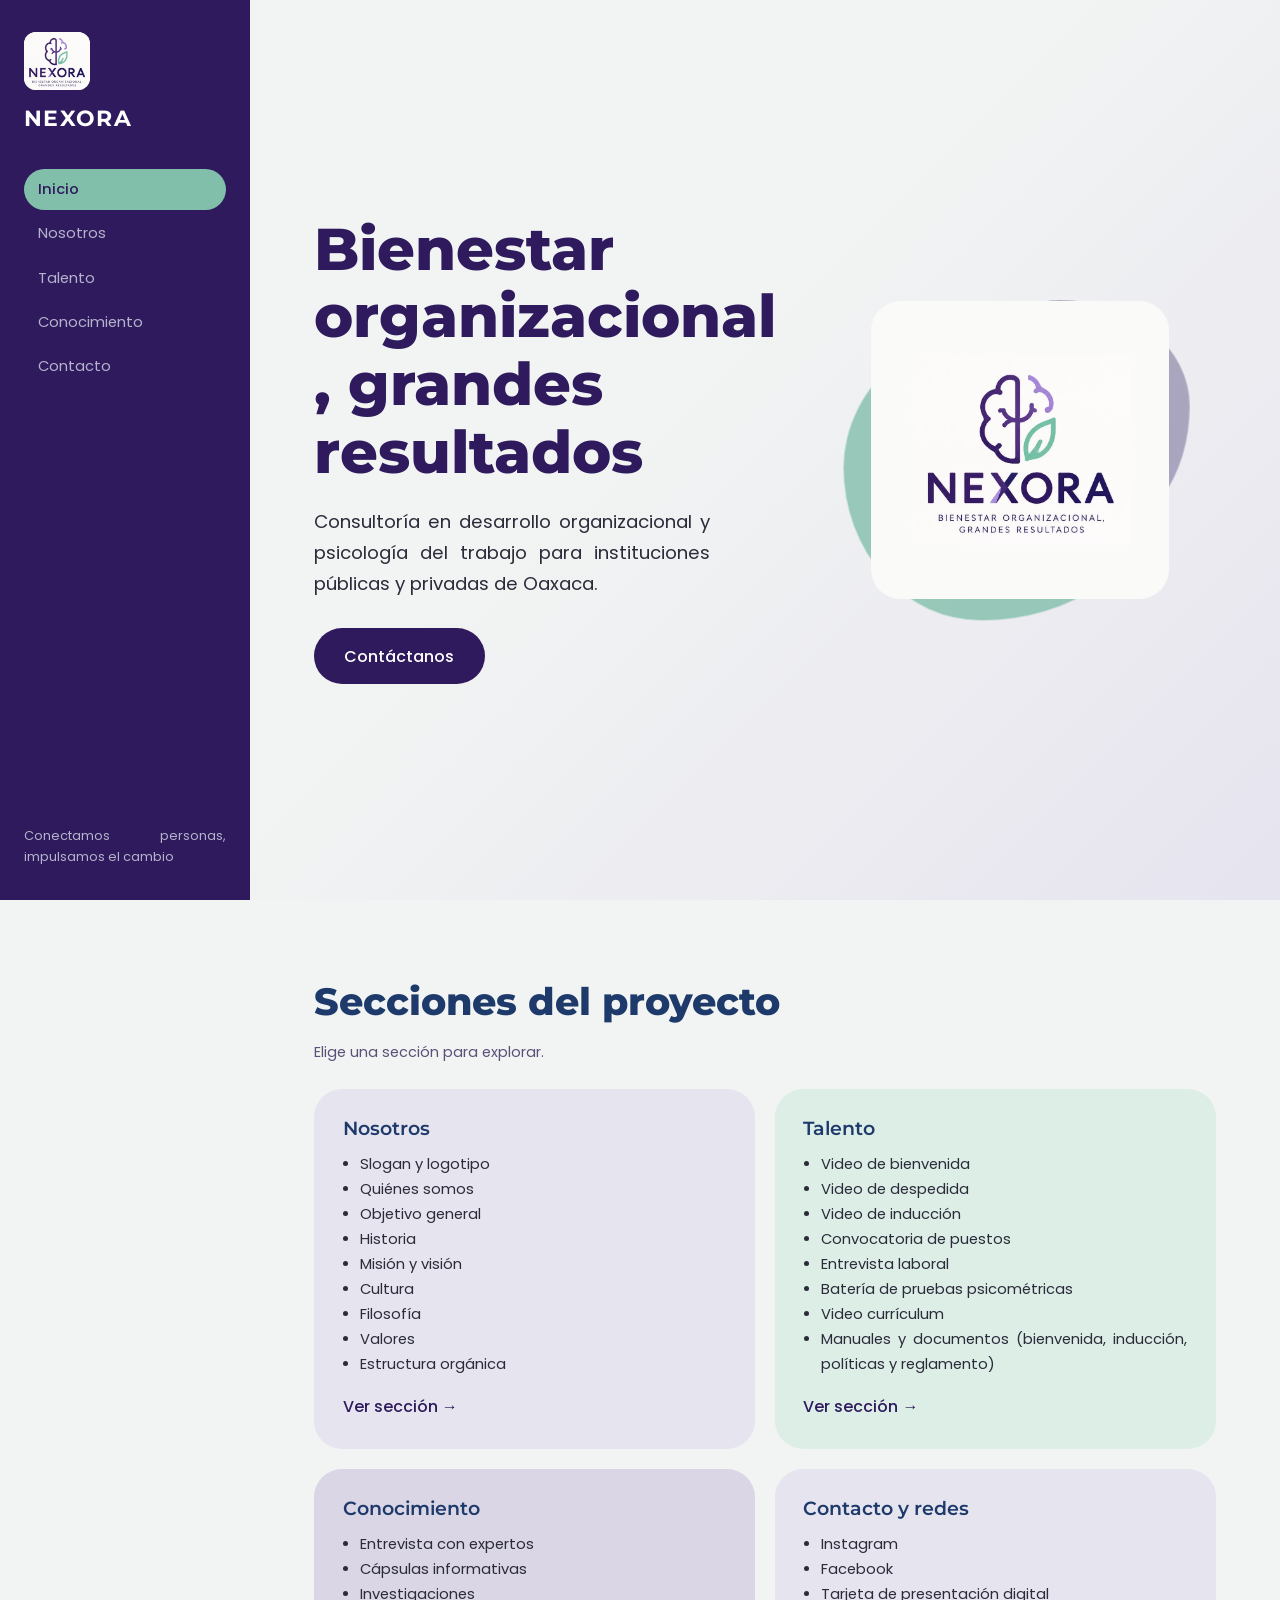
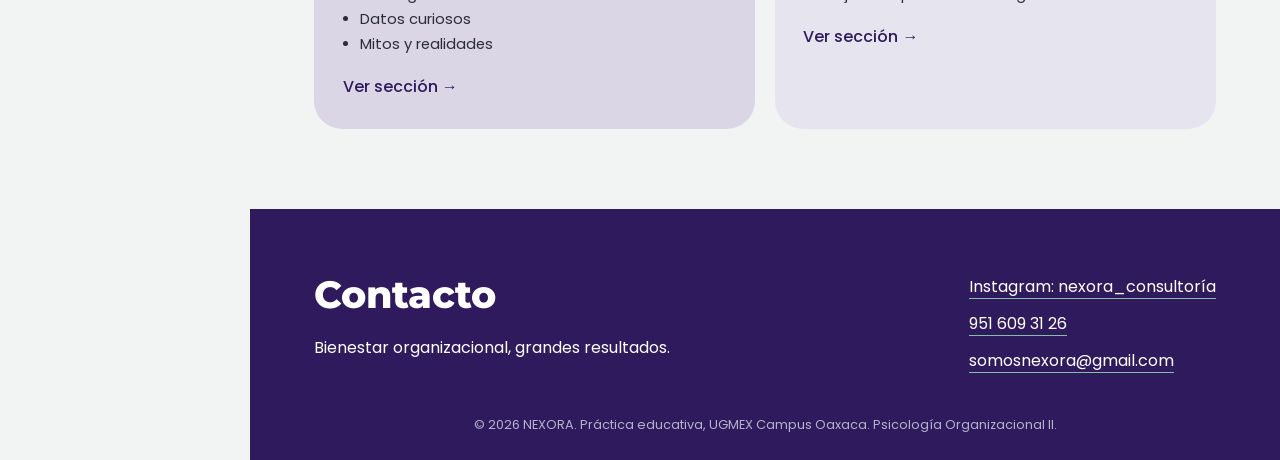
<file: index.html>
<!DOCTYPE html>
<!-- Primer comentario de nexora-->
<html lang="es">
<head>
  <meta charset="UTF-8">
  <meta name="viewport" content="width=device-width, initial-scale=1, viewport-fit=cover">
  <meta name="theme-color" content="#2E1A5C">
  <title>Inicio | NEXORA</title>
  <meta name="description" content="NEXORA es una consultoría de desarrollo organizacional y psicología del trabajo en Oaxaca.">
  <link rel="preconnect" href="https://fonts.googleapis.com">
  <link rel="preconnect" href="https://fonts.gstatic.com" crossorigin>
  <link href="https://fonts.googleapis.com/css2?family=Montserrat:wght@600;800&family=Poppins:wght@400;500&display=swap" rel="stylesheet">
  <link rel="stylesheet" href="css/styles.css?v=5">
</head>
<body>
<a class="skip" href="#contenido">Saltar al contenido</a>
<header class="side">
  <a class="brand" href="index.html"><img src="img/logo-sm.png" alt="Logotipo de NEXORA" width="240" height="208" decoding="async"><b>NEXORA</b></a>
  <button class="menu-btn" aria-expanded="false" aria-controls="menu">Menú</button>
  <nav id="menu" class="menu" aria-label="Menú principal"><a href="index.html" class="on" aria-current="page">Inicio</a><a href="nosotros.html">Nosotros</a><a href="talento.html">Talento</a><a href="conocimiento.html">Conocimiento</a><a href="contacto.html">Contacto</a></nav>
  <p class="side-note">Conectamos personas, impulsamos el cambio</p>
</header>
<div class="page">
<main id="contenido" tabindex="-1">


<section id="inicio" class="hero">
    <div class="hero-text">
      <h1>Bienestar organizacional, grandes resultados</h1>
      <p class="lead">Consultoría en desarrollo organizacional y psicología del trabajo para instituciones públicas y privadas de Oaxaca.</p>
      <a class="btn" href="contacto.html">Contáctanos</a>
    </div>
    <div class="hero-art">
      <span class="shape s1" aria-hidden="true"></span><span class="shape s2" aria-hidden="true"></span>
      <!-- IMAGEN: <img class="blob-img" src="img/hero.jpg" alt="..."> (si es el logo, usa class="blob-img logo") -->
      <img class="blob-img" src="img/hero.png" alt="Logotipo de NEXORA" width="689" height="597" fetchpriority="high" decoding="async">
    </div>
  </section><section id="secciones" class="section"><h2>Secciones del proyecto</h2><p class="hint">Elige una sección para explorar.</p><div class="hub"><a class="hubc c1" href="nosotros.html"><h3>Nosotros</h3><ul><li>Slogan y logotipo</li><li>Quiénes somos</li><li>Objetivo general</li><li>Historia</li><li>Misión y visión</li><li>Cultura</li><li>Filosofía</li><li>Valores</li><li>Estructura orgánica</li></ul><span class="go">Ver sección →</span></a><a class="hubc c2" href="talento.html"><h3>Talento</h3><ul><li>Video de bienvenida</li><li>Video de despedida</li><li>Video de inducción</li><li>Convocatoria de puestos</li><li>Entrevista laboral</li><li>Batería de pruebas psicométricas</li><li>Video currículum</li><li>Manuales y documentos (bienvenida, inducción, políticas y reglamento)</li></ul><span class="go">Ver sección →</span></a><a class="hubc c3" href="conocimiento.html"><h3>Conocimiento</h3><ul><li>Entrevista con expertos</li><li>Cápsulas informativas</li><li>Investigaciones</li><li>Datos curiosos</li><li>Mitos y realidades</li></ul><span class="go">Ver sección →</span></a><a class="hubc c1" href="contacto.html"><h3>Contacto y redes</h3><ul><li>Instagram</li><li>Facebook</li><li>Tarjeta de presentación digital</li></ul><span class="go">Ver sección →</span></a></div></section>
</main>
<footer class="foot">
  <div class="foot-grid">
    <div><h2>Contacto</h2><p>Bienestar organizacional, grandes resultados.</p></div>
    <ul>
      <li><a href="https://www.instagram.com/nexora_consultoria" target="_blank" rel="noopener">Instagram: nexora_consultoría</a></li>
      <li><a href="tel:+529516093126">951 609 31 26</a></li>
      <li><a href="mailto:somosnexora@gmail.com">somosnexora@gmail.com</a></li>
    </ul>
  </div>
  <p class="legal">© <span id="year">2026</span> NEXORA. Práctica educativa, UGMEX Campus Oaxaca. Psicología Organizacional II.</p>
</footer>
</div>
<script src="js/script.js?v=4"></script>
</body>
</html>
</file>
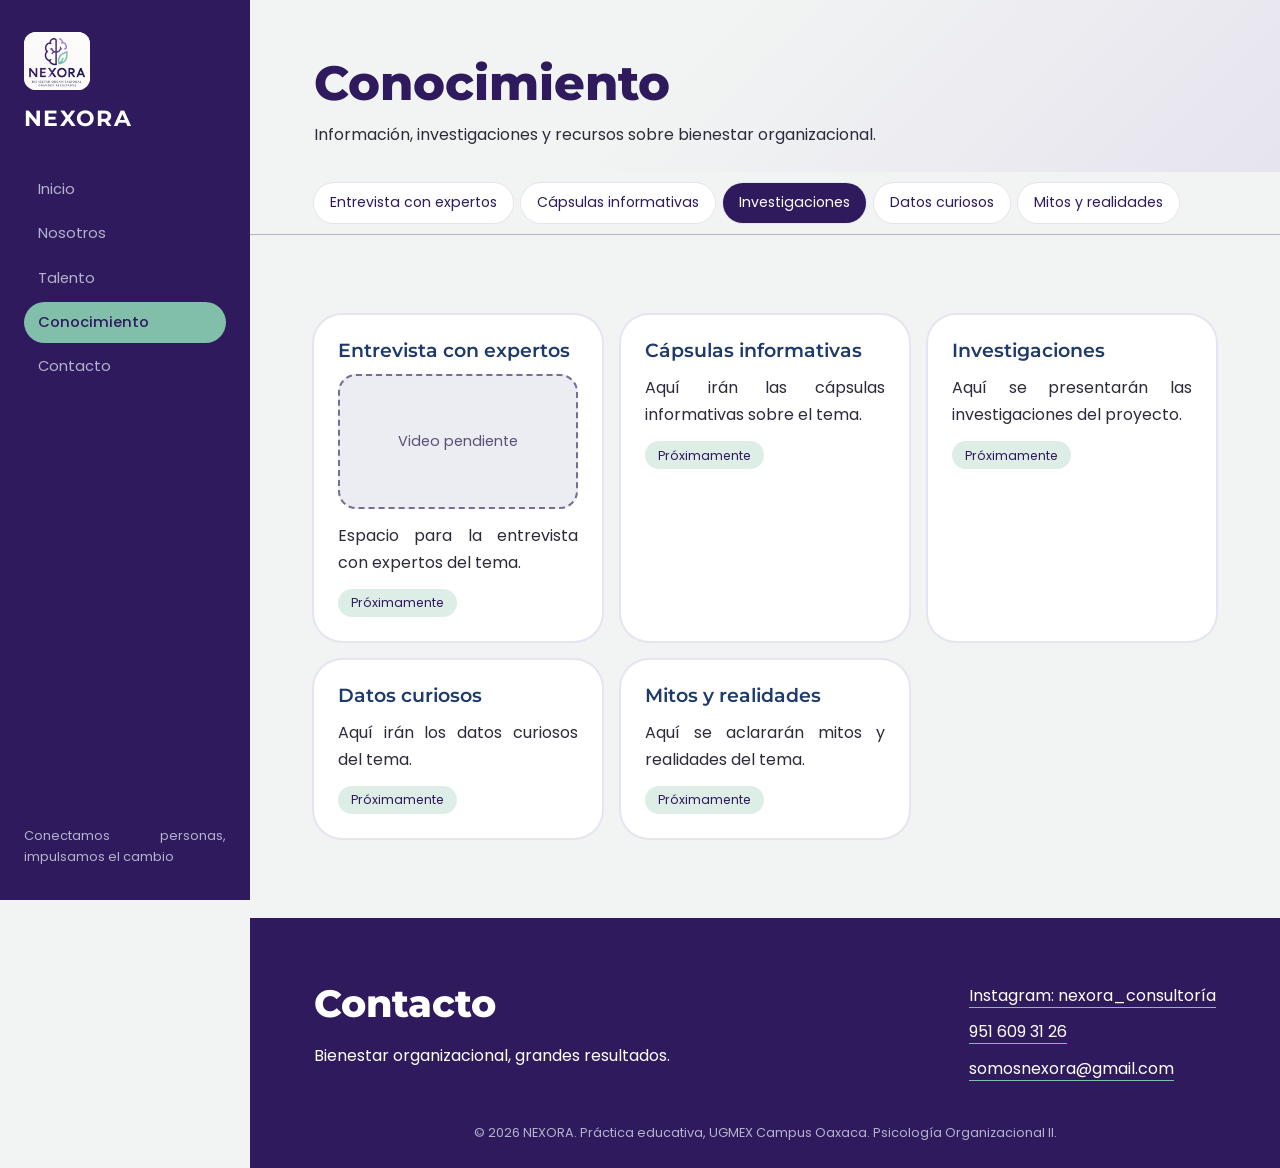
<file: conocimiento.html>
<!DOCTYPE html>
<html lang="es">
<head>
  <meta charset="UTF-8">
  <meta name="viewport" content="width=device-width, initial-scale=1, viewport-fit=cover">
  <meta name="theme-color" content="#2E1A5C">
  <title>Conocimiento | NEXORA</title>
  <meta name="description" content="NEXORA es una consultoría de desarrollo organizacional y psicología del trabajo en Oaxaca.">
  <link rel="preconnect" href="https://fonts.googleapis.com">
  <link rel="preconnect" href="https://fonts.gstatic.com" crossorigin>
  <link href="https://fonts.googleapis.com/css2?family=Montserrat:wght@600;800&family=Poppins:wght@400;500&display=swap" rel="stylesheet">
  <link rel="stylesheet" href="css/styles.css?v=4">
</head>
<body>
<a class="skip" href="#contenido">Saltar al contenido</a>
<header class="side">
  <a class="brand" href="index.html"><img src="img/logo-sm.png" alt="Logotipo de NEXORA" width="240" height="208" decoding="async"><b>NEXORA</b></a>
  <button class="menu-btn" aria-expanded="false" aria-controls="menu">Menú</button>
  <nav id="menu" class="menu" aria-label="Menú principal"><a href="index.html">Inicio</a><a href="nosotros.html">Nosotros</a><a href="talento.html">Talento</a><a href="conocimiento.html" class="on" aria-current="page">Conocimiento</a><a href="contacto.html">Contacto</a></nav>
  <p class="side-note">Conectamos personas, impulsamos el cambio</p>
</header>
<div class="page">
<main id="contenido" tabindex="-1">
<header class="page-head"><h1>Conocimiento</h1><p>Información, investigaciones y recursos sobre bienestar organizacional.</p></header>
<nav class="tabs" aria-label="Secciones de esta página"><a href="#expertos">Entrevista con expertos</a><a href="#capsulas">Cápsulas informativas</a><a href="#investigaciones">Investigaciones</a><a href="#datos-curiosos">Datos curiosos</a><a href="#mitos">Mitos y realidades</a></nav>
<section class="section"><div class="soon-grid"><article id="expertos" class="soon"><h2>Entrevista con expertos</h2><div class="video-ph" role="img" aria-label="Espacio reservado para video">Video pendiente</div><p>Espacio para la entrevista con expertos del tema.</p><span class="badge">Próximamente</span></article><article id="capsulas" class="soon"><h2>Cápsulas informativas</h2><p>Aquí irán las cápsulas informativas sobre el tema.</p><span class="badge">Próximamente</span></article><article id="investigaciones" class="soon"><h2>Investigaciones</h2><p>Aquí se presentarán las investigaciones del proyecto.</p><span class="badge">Próximamente</span></article><article id="datos-curiosos" class="soon"><h2>Datos curiosos</h2><p>Aquí irán los datos curiosos del tema.</p><span class="badge">Próximamente</span></article><article id="mitos" class="soon"><h2>Mitos y realidades</h2><p>Aquí se aclararán mitos y realidades del tema.</p><span class="badge">Próximamente</span></article></div></section>
</main>
<footer class="foot">
  <div class="foot-grid">
    <div><h2>Contacto</h2><p>Bienestar organizacional, grandes resultados.</p></div>
    <ul>
      <li><a href="https://www.instagram.com/nexora_consultoria" target="_blank" rel="noopener">Instagram: nexora_consultoría</a></li>
      <li><a href="tel:+529516093126">951 609 31 26</a></li>
      <li><a href="mailto:somosnexora@gmail.com">somosnexora@gmail.com</a></li>
    </ul>
  </div>
  <p class="legal">© <span id="year">2026</span> NEXORA. Práctica educativa, UGMEX Campus Oaxaca. Psicología Organizacional II.</p>
</footer>
</div>
<script src="js/script.js?v=4"></script>
</body>
</html>
</file>
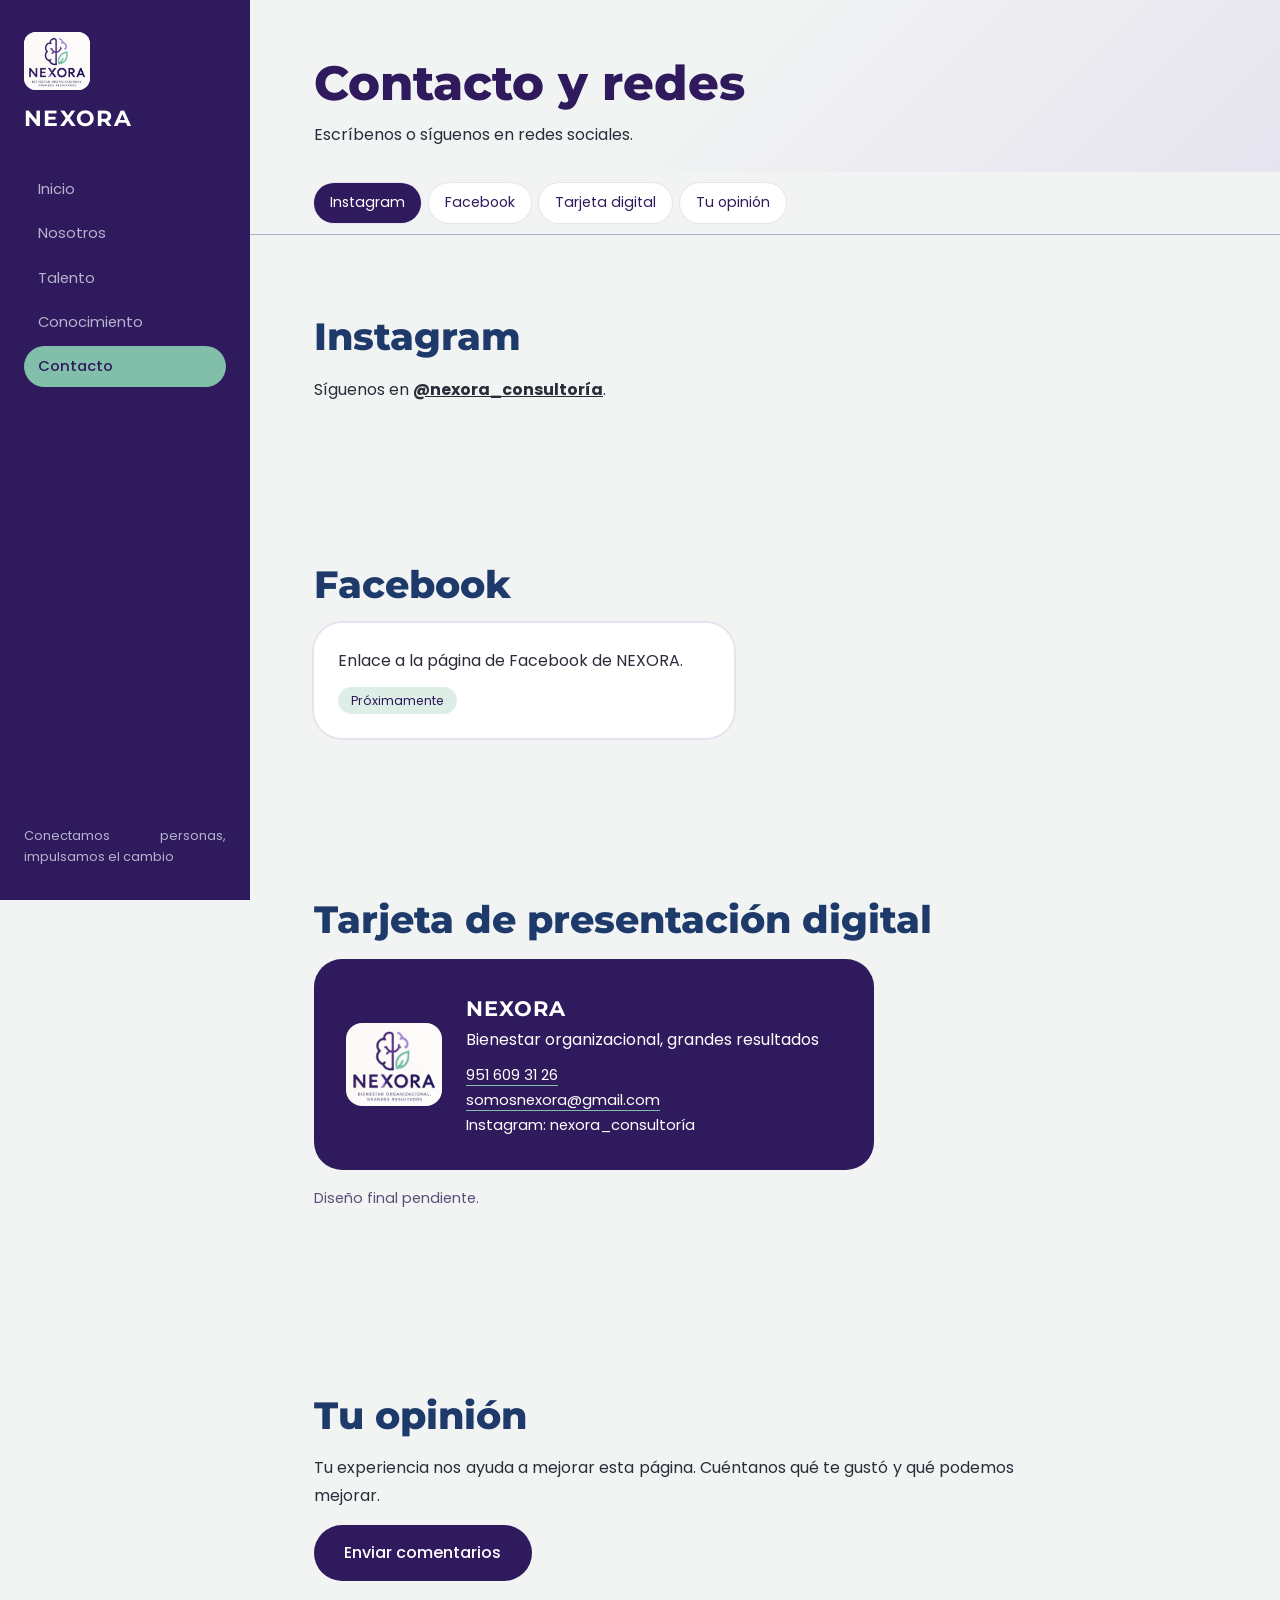
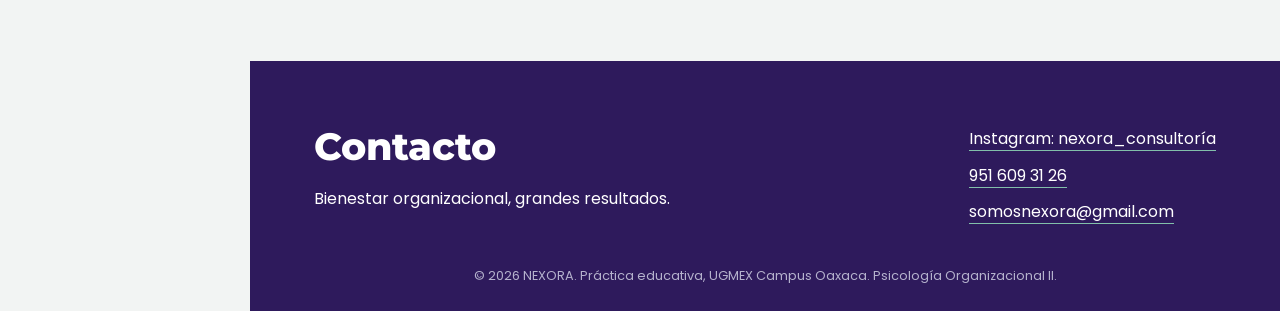
<file: contacto.html>
<!DOCTYPE html>
<html lang="es">
<head>
  <meta charset="UTF-8">
  <meta name="viewport" content="width=device-width, initial-scale=1, viewport-fit=cover">
  <meta name="theme-color" content="#2E1A5C">
  <title>Contacto | NEXORA</title>
  <meta name="description" content="NEXORA es una consultoría de desarrollo organizacional y psicología del trabajo en Oaxaca.">
  <link rel="preconnect" href="https://fonts.googleapis.com">
  <link rel="preconnect" href="https://fonts.gstatic.com" crossorigin>
  <link href="https://fonts.googleapis.com/css2?family=Montserrat:wght@600;800&family=Poppins:wght@400;500&display=swap" rel="stylesheet">
  <link rel="stylesheet" href="css/styles.css?v=4">
</head>
<body>
<a class="skip" href="#contenido">Saltar al contenido</a>
<header class="side">
  <a class="brand" href="index.html"><img src="img/logo-sm.png" alt="Logotipo de NEXORA" width="240" height="208" decoding="async"><b>NEXORA</b></a>
  <button class="menu-btn" aria-expanded="false" aria-controls="menu">Menú</button>
  <nav id="menu" class="menu" aria-label="Menú principal"><a href="index.html">Inicio</a><a href="nosotros.html">Nosotros</a><a href="talento.html">Talento</a><a href="conocimiento.html">Conocimiento</a><a href="contacto.html" class="on" aria-current="page">Contacto</a></nav>
  <p class="side-note">Conectamos personas, impulsamos el cambio</p>
</header>
<div class="page">
<main id="contenido" tabindex="-1">
<header class="page-head"><h1>Contacto y redes</h1><p>Escríbenos o síguenos en redes sociales.</p></header>
<nav class="tabs" aria-label="Secciones de esta página"><a href="#instagram">Instagram</a><a href="#facebook">Facebook</a><a href="#tarjeta">Tarjeta digital</a><a href="#opinion">Tu opinión</a></nav>
<section id="instagram" class="section"><h2>Instagram</h2><p>Síguenos en <a href="https://www.instagram.com/nexora_consultoria" target="_blank" rel="noopener"><b>@nexora_consultoría</b></a>.</p></section>
<section id="facebook" class="section"><h2>Facebook</h2><article class="soon" style="max-width:420px"><p>Enlace a la página de Facebook de NEXORA.</p><span class="badge">Próximamente</span></article></section>
<section id="tarjeta" class="section"><h2>Tarjeta de presentación digital</h2>
  <div class="dcard"><img src="img/logo-sm.png" alt="Logotipo de NEXORA" width="240" height="208" loading="lazy" decoding="async"><div><b>NEXORA</b><p>Bienestar organizacional, grandes resultados</p>
  <ul><li><a href="tel:+529516093126">951 609 31 26</a></li><li><a href="mailto:somosnexora@gmail.com">somosnexora@gmail.com</a></li><li>Instagram: nexora_consultoría</li></ul></div></div>
  <p class="hint" style="margin-top:1rem">Diseño final pendiente.</p></section>
<section id="opinion" class="section"><h2>Tu opinión</h2><p class="prose">Tu experiencia nos ayuda a mejorar esta página. Cuéntanos qué te gustó y qué podemos mejorar.</p><p style="margin-top:1rem"><a class="btn" href="mailto:somosnexora@gmail.com?subject=Opini%C3%B3n%20sobre%20la%20p%C3%A1gina%20de%20NEXORA">Enviar comentarios</a></p></section>
</main>
<footer class="foot">
  <div class="foot-grid">
    <div><h2>Contacto</h2><p>Bienestar organizacional, grandes resultados.</p></div>
    <ul>
      <li><a href="https://www.instagram.com/nexora_consultoria" target="_blank" rel="noopener">Instagram: nexora_consultoría</a></li>
      <li><a href="tel:+529516093126">951 609 31 26</a></li>
      <li><a href="mailto:somosnexora@gmail.com">somosnexora@gmail.com</a></li>
    </ul>
  </div>
  <p class="legal">© <span id="year">2026</span> NEXORA. Práctica educativa, UGMEX Campus Oaxaca. Psicología Organizacional II.</p>
</footer>
</div>
<script src="js/script.js?v=4"></script>
</body>
</html>
</file>
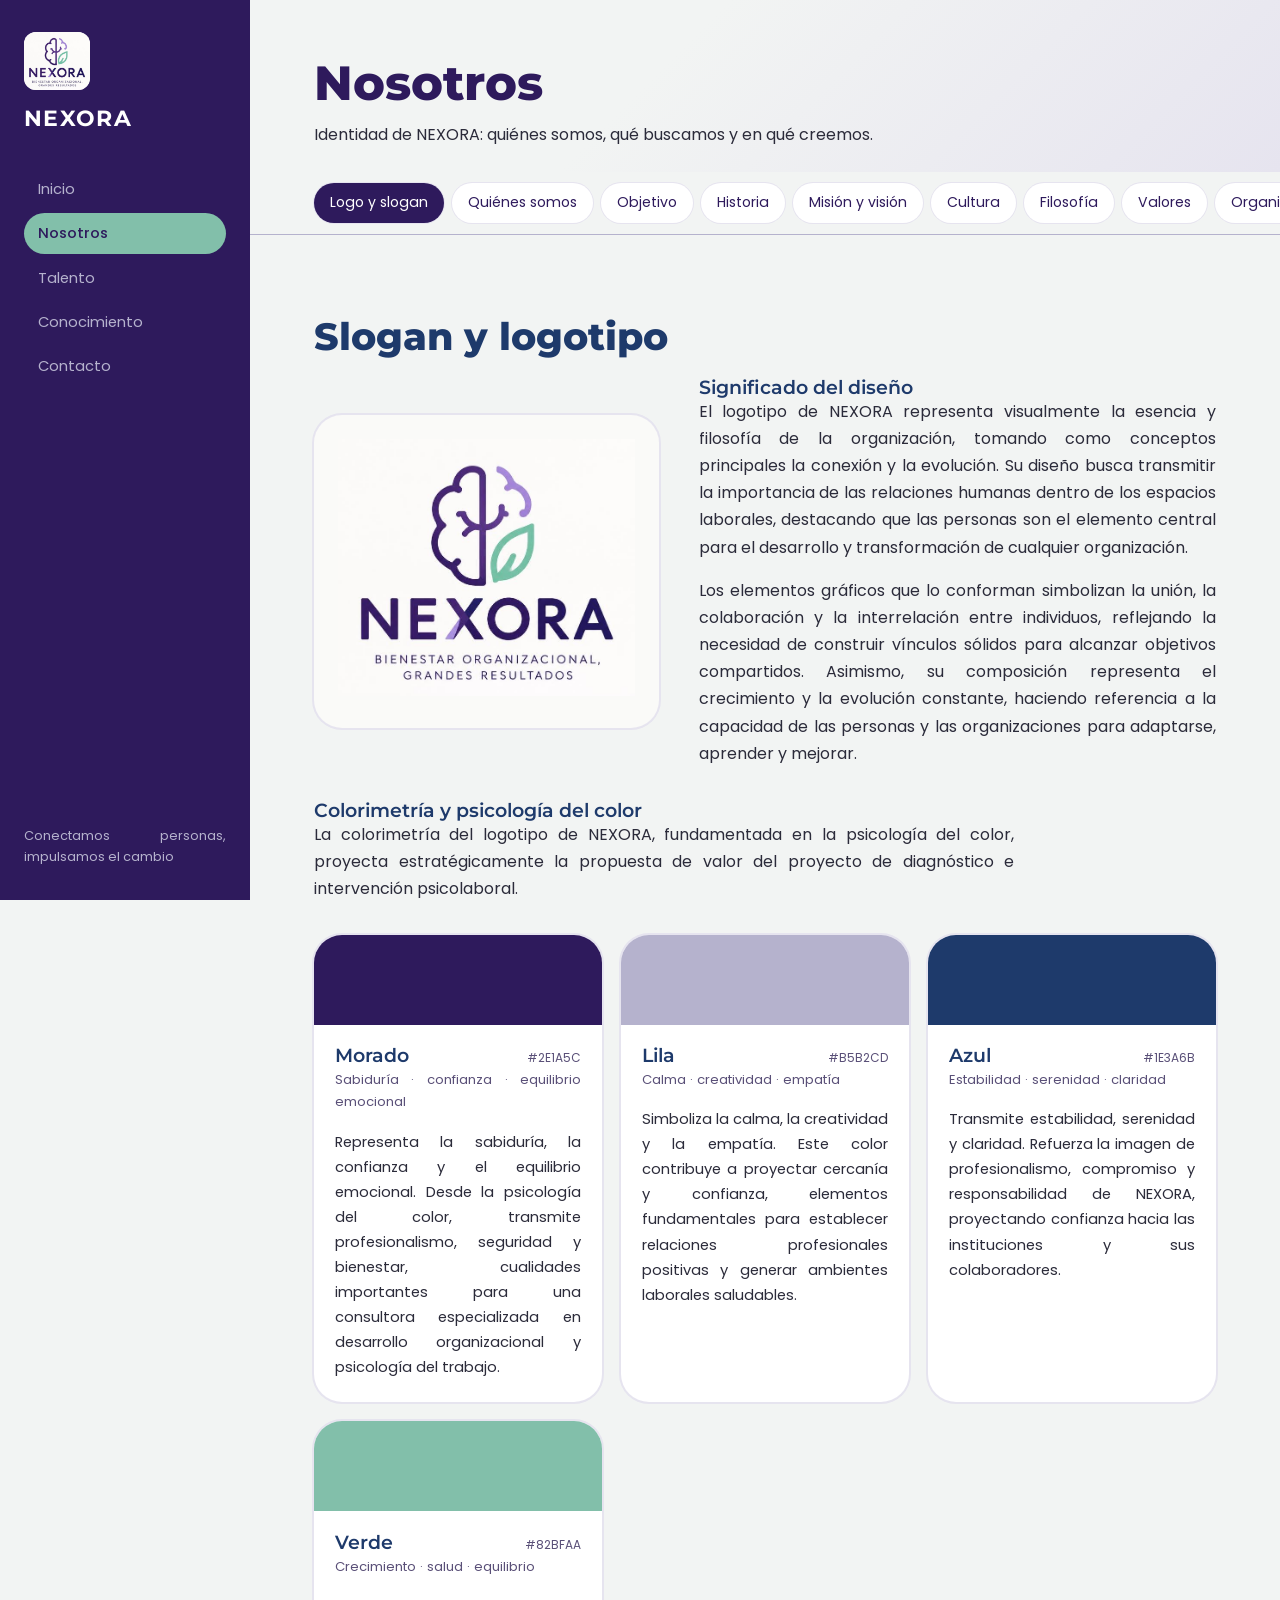
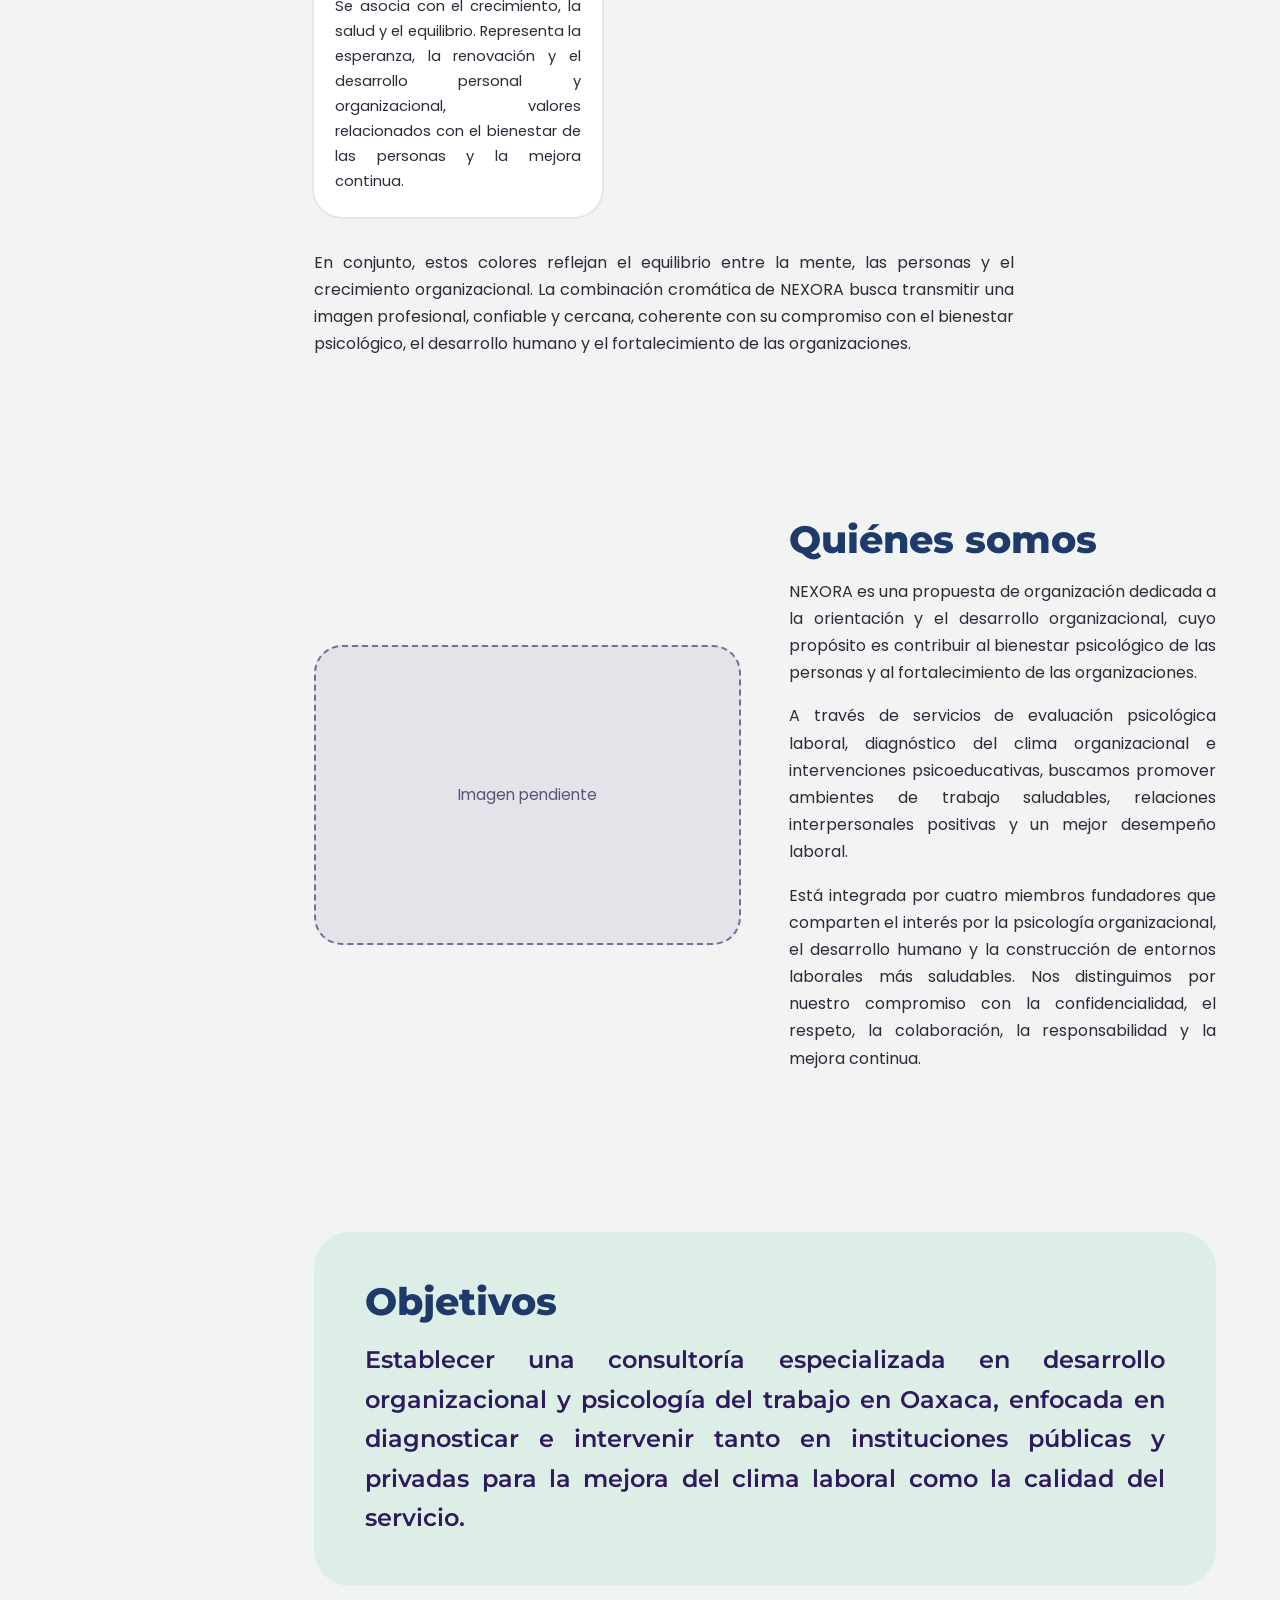
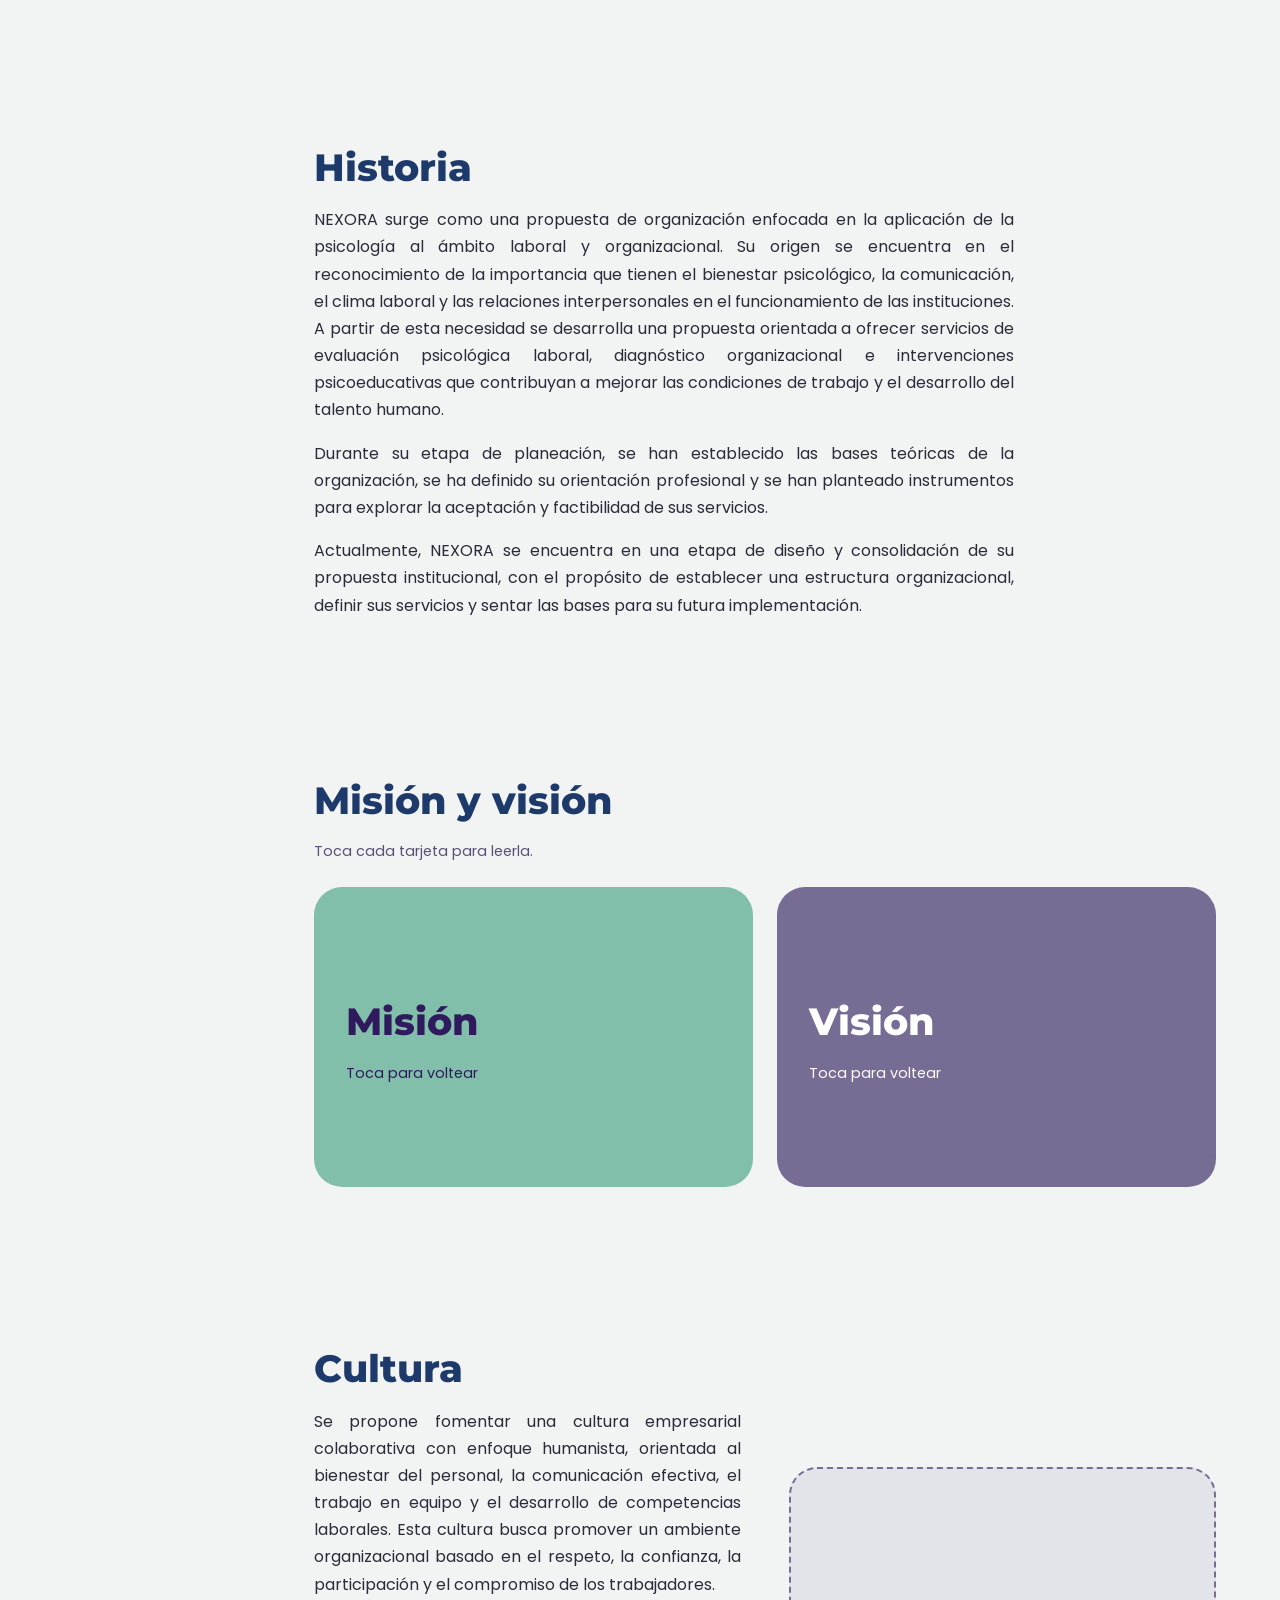
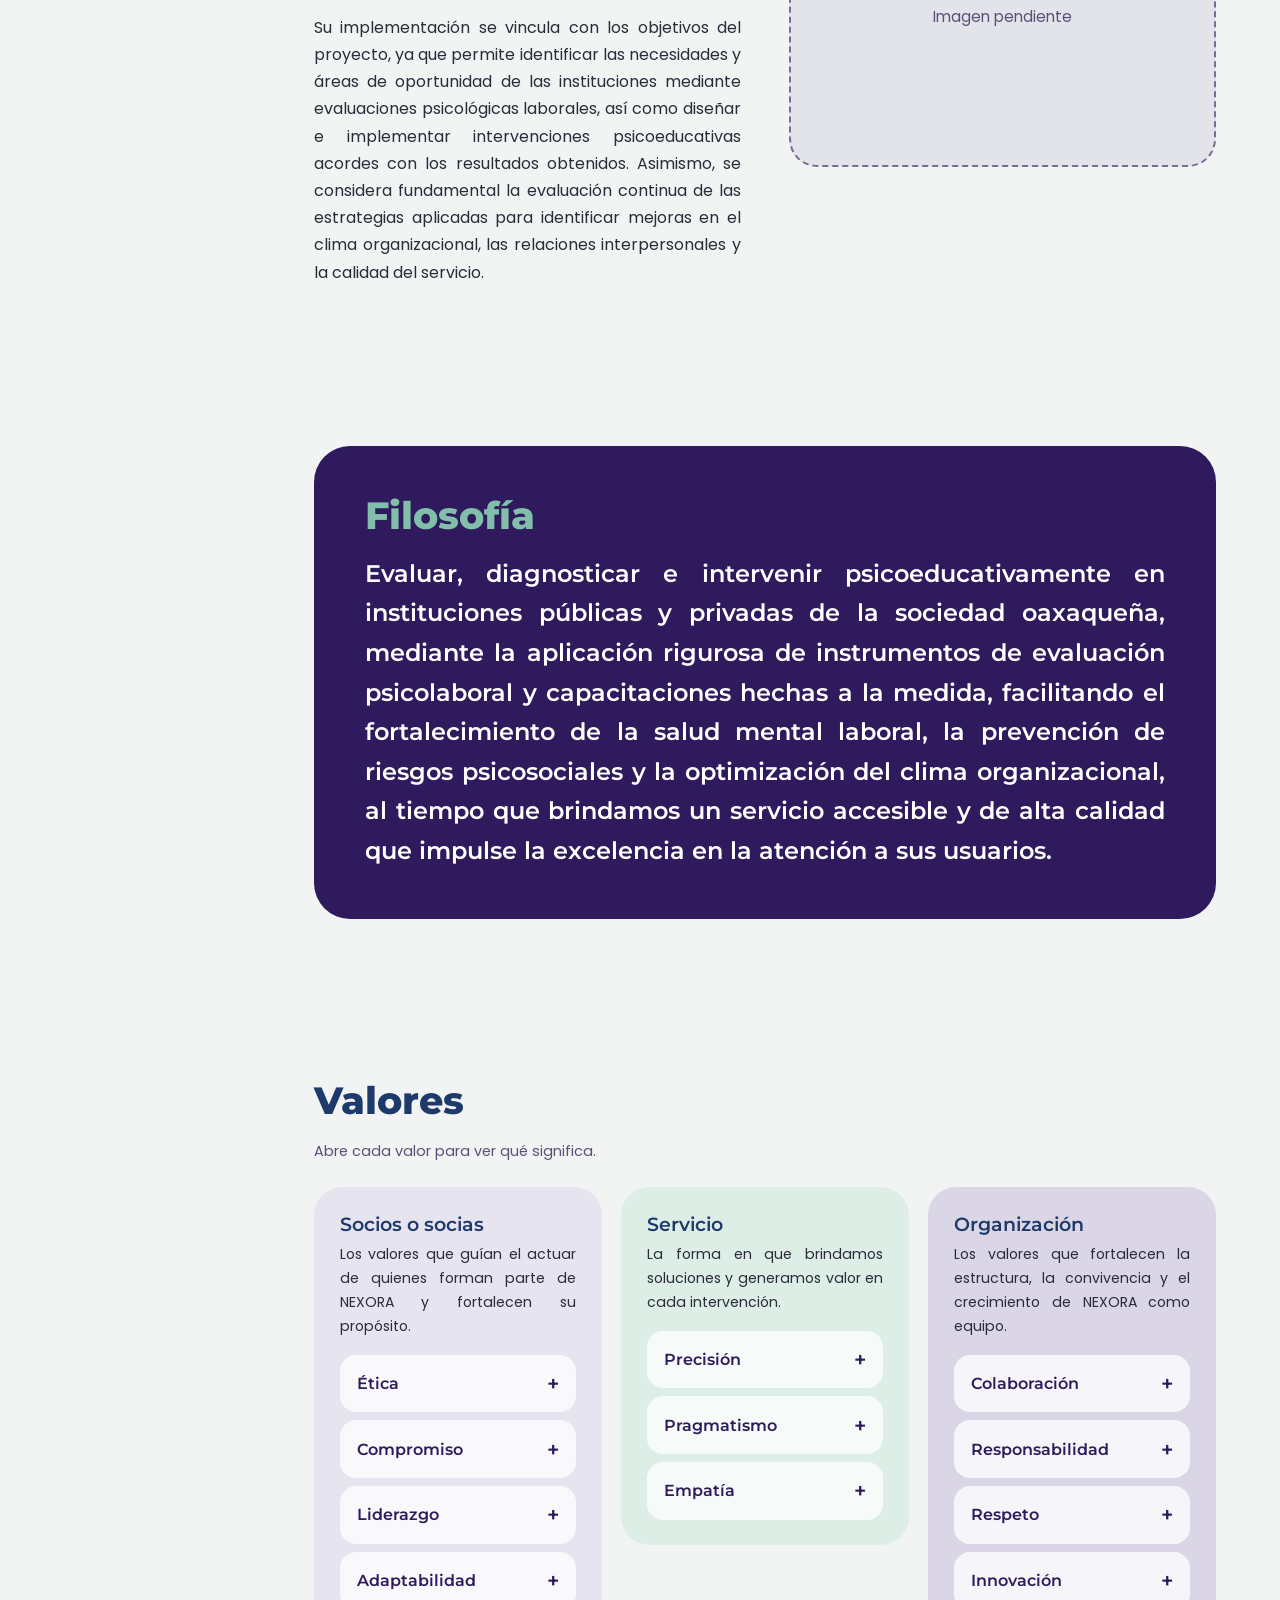
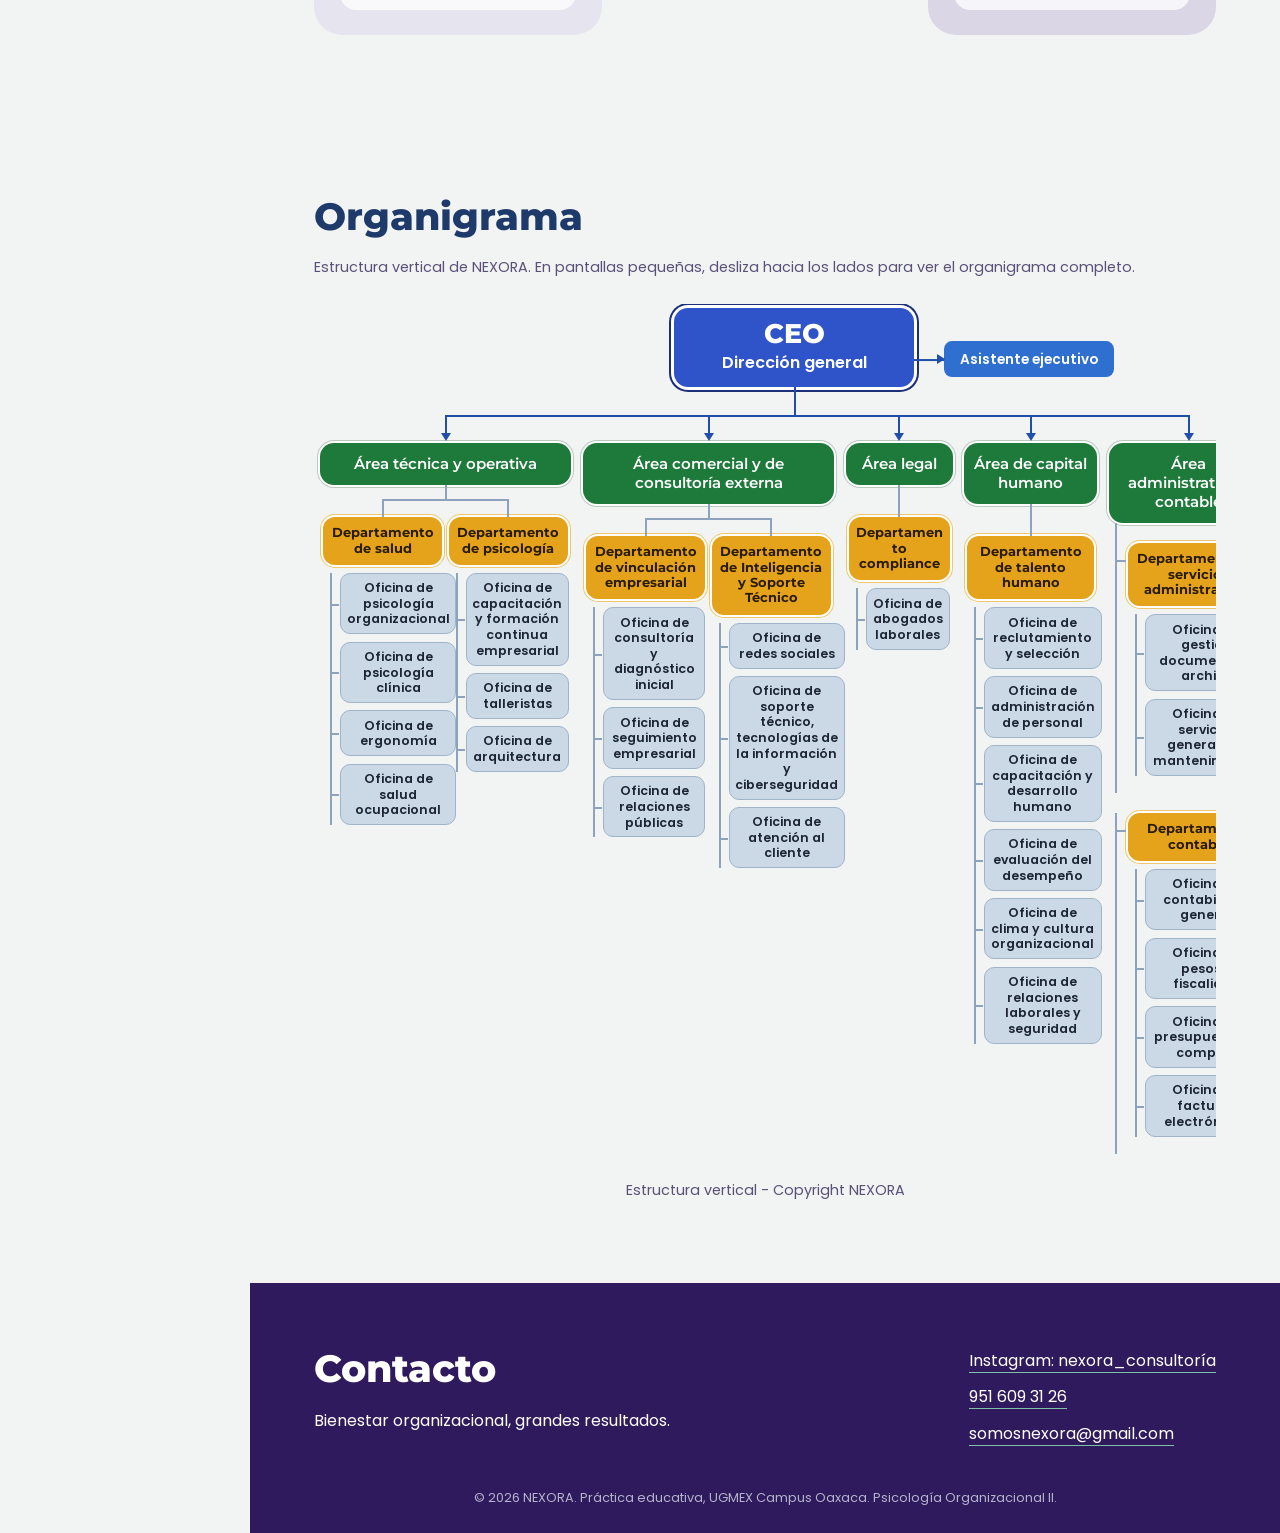
<file: nosotros.html>
<!DOCTYPE html>
<html lang="es">
<head>
  <meta charset="UTF-8">
  <meta name="viewport" content="width=device-width, initial-scale=1, viewport-fit=cover">
  <meta name="theme-color" content="#2E1A5C">
  <title>Nosotros | NEXORA</title>
  <meta name="description" content="NEXORA es una consultoría de desarrollo organizacional y psicología del trabajo en Oaxaca.">
  <link rel="preconnect" href="https://fonts.googleapis.com">
  <link rel="preconnect" href="https://fonts.gstatic.com" crossorigin>
  <link href="https://fonts.googleapis.com/css2?family=Montserrat:wght@600;800&family=Poppins:wght@400;500&display=swap" rel="stylesheet">
  <link rel="stylesheet" href="css/styles.css?v=4">
</head>
<body>
<a class="skip" href="#contenido">Saltar al contenido</a>
<header class="side">
  <a class="brand" href="index.html"><img src="img/logo-sm.png" alt="Logotipo de NEXORA" width="240" height="208" decoding="async"><b>NEXORA</b></a>
  <button class="menu-btn" aria-expanded="false" aria-controls="menu">Menú</button>
  <nav id="menu" class="menu" aria-label="Menú principal"><a href="index.html">Inicio</a><a href="nosotros.html" class="on" aria-current="page">Nosotros</a><a href="talento.html">Talento</a><a href="conocimiento.html">Conocimiento</a><a href="contacto.html">Contacto</a></nav>
  <p class="side-note">Conectamos personas, impulsamos el cambio</p>
</header>
<div class="page">
<main id="contenido" tabindex="-1">
<header class="page-head"><h1>Nosotros</h1><p>Identidad de NEXORA: quiénes somos, qué buscamos y en qué creemos.</p></header>
<nav class="tabs" aria-label="Secciones de esta página"><a href="#logo">Logo y slogan</a><a href="#quienes-somos">Quiénes somos</a><a href="#objetivos">Objetivo</a><a href="#historia">Historia</a><a href="#mision-vision">Misión y visión</a><a href="#cultura">Cultura</a><a href="#filosofia">Filosofía</a><a href="#valores">Valores</a><a href="#organigrama">Organigrama</a></nav>
<section id="logo" class="section">
  <h2>Slogan y logotipo</h2>
  <div class="logo-top">
    <div class="logo-card"><img src="img/logo.png" alt="Logotipo de NEXORA: cerebro y hoja" width="689" height="597" loading="lazy" decoding="async"></div>
    <div>
      <h3>Significado del diseño</h3>
      <p>El logotipo de NEXORA representa visualmente la esencia y filosofía de la organización, tomando como conceptos principales la conexión y la evolución. Su diseño busca transmitir la importancia de las relaciones humanas dentro de los espacios laborales, destacando que las personas son el elemento central para el desarrollo y transformación de cualquier organización.</p>
      <p>Los elementos gráficos que lo conforman simbolizan la unión, la colaboración y la interrelación entre individuos, reflejando la necesidad de construir vínculos sólidos para alcanzar objetivos compartidos. Asimismo, su composición representa el crecimiento y la evolución constante, haciendo referencia a la capacidad de las personas y las organizaciones para adaptarse, aprender y mejorar.</p>
    </div>
  </div>
  <h3>Colorimetría y psicología del color</h3>
  <p class="prose">La colorimetría del logotipo de NEXORA, fundamentada en la psicología del color, proyecta estratégicamente la propuesta de valor del proyecto de diagnóstico e intervención psicolaboral.</p>
  <div class="colors"><article class="color"><div class="sw" style="background:#2E1A5C"></div><div class="cb"><h3>Morado <small>#2E1A5C</small></h3><p class="kw">Sabiduría · confianza · equilibrio emocional</p><p>Representa la sabiduría, la confianza y el equilibrio emocional. Desde la psicología del color, transmite profesionalismo, seguridad y bienestar, cualidades importantes para una consultora especializada en desarrollo organizacional y psicología del trabajo.</p></div></article><article class="color"><div class="sw" style="background:#B5B2CD"></div><div class="cb"><h3>Lila <small>#B5B2CD</small></h3><p class="kw">Calma · creatividad · empatía</p><p>Simboliza la calma, la creatividad y la empatía. Este color contribuye a proyectar cercanía y confianza, elementos fundamentales para establecer relaciones profesionales positivas y generar ambientes laborales saludables.</p></div></article><article class="color"><div class="sw" style="background:#1E3A6B"></div><div class="cb"><h3>Azul <small>#1E3A6B</small></h3><p class="kw">Estabilidad · serenidad · claridad</p><p>Transmite estabilidad, serenidad y claridad. Refuerza la imagen de profesionalismo, compromiso y responsabilidad de NEXORA, proyectando confianza hacia las instituciones y sus colaboradores.</p></div></article><article class="color"><div class="sw" style="background:#82BFAA"></div><div class="cb"><h3>Verde <small>#82BFAA</small></h3><p class="kw">Crecimiento · salud · equilibrio</p><p>Se asocia con el crecimiento, la salud y el equilibrio. Representa la esperanza, la renovación y el desarrollo personal y organizacional, valores relacionados con el bienestar de las personas y la mejora continua.</p></div></article></div>
  <p class="prose">En conjunto, estos colores reflejan el equilibrio entre la mente, las personas y el crecimiento organizacional. La combinación cromática de NEXORA busca transmitir una imagen profesional, confiable y cercana, coherente con su compromiso con el bienestar psicológico, el desarrollo humano y el fortalecimiento de las organizaciones.</p>
</section><section id="quienes-somos" class="section split">
    <!-- IMAGEN: img/quienes-somos.jpg -->
    <div class="img-ph reveal" role="img" aria-label="Espacio reservado para imagen del equipo">Imagen pendiente</div>
    <div class="reveal">
      <h2>Quiénes somos</h2>
      <p>NEXORA es una propuesta de organización dedicada a la orientación y el desarrollo organizacional, cuyo propósito es contribuir al bienestar psicológico de las personas y al fortalecimiento de las organizaciones.</p>
      <p>A través de servicios de evaluación psicológica laboral, diagnóstico del clima organizacional e intervenciones psicoeducativas, buscamos promover ambientes de trabajo saludables, relaciones interpersonales positivas y un mejor desempeño laboral.</p>
      <p>Está integrada por cuatro miembros fundadores que comparten el interés por la psicología organizacional, el desarrollo humano y la construcción de entornos laborales más saludables. Nos distinguimos por nuestro compromiso con la confidencialidad, el respeto, la colaboración, la responsabilidad y la mejora continua.</p>
    </div>
  </section><section id="objetivos" class="section">
    <div class="goal reveal">
      <h2>Objetivos</h2>
      <p>Establecer una consultoría especializada en desarrollo organizacional y psicología del trabajo en Oaxaca, enfocada en diagnosticar e intervenir tanto en instituciones públicas y privadas para la mejora del clima laboral como la calidad del servicio.</p>
    </div>
  </section><section id="historia" class="section">
  <h2>Historia</h2>
  <div class="prose">
    <p>NEXORA surge como una propuesta de organización enfocada en la aplicación de la psicología al ámbito laboral y organizacional. Su origen se encuentra en el reconocimiento de la importancia que tienen el bienestar psicológico, la comunicación, el clima laboral y las relaciones interpersonales en el funcionamiento de las instituciones. A partir de esta necesidad se desarrolla una propuesta orientada a ofrecer servicios de evaluación psicológica laboral, diagnóstico organizacional e intervenciones psicoeducativas que contribuyan a mejorar las condiciones de trabajo y el desarrollo del talento humano.</p>
    <p>Durante su etapa de planeación, se han establecido las bases teóricas de la organización, se ha definido su orientación profesional y se han planteado instrumentos para explorar la aceptación y factibilidad de sus servicios.</p>
    <p>Actualmente, NEXORA se encuentra en una etapa de diseño y consolidación de su propuesta institucional, con el propósito de establecer una estructura organizacional, definir sus servicios y sentar las bases para su futura implementación.</p>
  </div>
</section><section id="mision-vision" class="section">
    <h2>Misión y visión</h2>
    <p class="hint">Toca cada tarjeta para leerla.</p>
    <div class="flips">
      <button class="flip" aria-pressed="false">
        <span class="face front mint"><span class="ftitle">Misión</span><span class="ftap">Toca para voltear</span></span>
        <span class="face back">Brindar servicios de consultoría especializada en desarrollo organizacional y psicología del trabajo a instituciones públicas y privadas en Oaxaca, mediante el diagnóstico y la intervención en el entorno laboral, contribuyendo a la mejora del clima organizacional, el bienestar de las y los colaboradores y la calidad del servicio.</span>
      </button>
      <button class="flip" aria-pressed="false">
        <span class="face front plum"><span class="ftitle">Visión</span><span class="ftap">Toca para voltear</span></span>
        <span class="face back">Ser una consultoría referente en Oaxaca en el ámbito del desarrollo organizacional y la psicología del trabajo, reconocida por la calidad de sus servicios y su compromiso con la construcción de entornos laborales saludables, el fortalecimiento de las organizaciones y la mejora continua de sus servicios.</span>
      </button>
    </div>
  </section><section id="cultura" class="section split">
    <div class="reveal">
      <h2>Cultura</h2>
      <p>Se propone fomentar una cultura empresarial colaborativa con enfoque humanista, orientada al bienestar del personal, la comunicación efectiva, el trabajo en equipo y el desarrollo de competencias laborales. Esta cultura busca promover un ambiente organizacional basado en el respeto, la confianza, la participación y el compromiso de los trabajadores.</p>
      <p>Su implementación se vincula con los objetivos del proyecto, ya que permite identificar las necesidades y áreas de oportunidad de las instituciones mediante evaluaciones psicológicas laborales, así como diseñar e implementar intervenciones psicoeducativas acordes con los resultados obtenidos. Asimismo, se considera fundamental la evaluación continua de las estrategias aplicadas para identificar mejoras en el clima organizacional, las relaciones interpersonales y la calidad del servicio.</p>
    </div>
    <!-- IMAGEN: img/cultura.jpg -->
    <div class="img-ph reveal" role="img" aria-label="Espacio reservado para imagen de cultura">Imagen pendiente</div>
  </section><section id="filosofia" class="section">
    <div class="quote reveal">
      <h2>Filosofía</h2>
      <p>Evaluar, diagnosticar e intervenir psicoeducativamente en instituciones públicas y privadas de la sociedad oaxaqueña, mediante la aplicación rigurosa de instrumentos de evaluación psicolaboral y capacitaciones hechas a la medida, facilitando el fortalecimiento de la salud mental laboral, la prevención de riesgos psicosociales y la optimización del clima organizacional, al tiempo que brindamos un servicio accesible y de alta calidad que impulse la excelencia en la atención a sus usuarios.</p>
    </div>
  </section><section id="valores" class="section">
    <h2>Valores</h2>
    <p class="hint">Abre cada valor para ver qué significa.</p>
    <div class="vcols">
      <article class="vcol c1">
        <h3>Socios o socias</h3>
        <p>Los valores que guían el actuar de quienes forman parte de NEXORA y fortalecen su propósito.</p>
        <details><summary>Ética</summary><p>Actuamos con integridad, honestidad y coherencia en todas nuestras acciones.</p></details>
        <details><summary>Compromiso</summary><p>Cumplimos con responsabilidad los objetivos y retos de la organización.</p></details>
        <details><summary>Liderazgo</summary><p>Inspiramos, orientamos y fomentamos el desarrollo de las personas y los equipos.</p></details>
        <details><summary>Adaptabilidad</summary><p>Afrontamos los cambios con una actitud positiva y buscamos soluciones innovadoras.</p></details>
      </article>
      <article class="vcol c2">
        <h3>Servicio</h3>
        <p>La forma en que brindamos soluciones y generamos valor en cada intervención.</p>
        <details><summary>Precisión</summary><p>Ofrecemos diagnósticos y soluciones basadas en información confiable y metodologías rigurosas.</p></details>
        <details><summary>Pragmatismo</summary><p>Diseñamos estrategias realistas y efectivas, enfocadas en resultados.</p></details>
        <details><summary>Empatía</summary><p>Escuchamos y comprendemos las necesidades de cada persona y organización.</p></details>
      </article>
      <article class="vcol c3">
        <h3>Organización</h3>
        <p>Los valores que fortalecen la estructura, la convivencia y el crecimiento de NEXORA como equipo.</p>
        <details><summary>Colaboración</summary><p>Trabajamos en equipo, compartimos ideas y potenciamos nuestras capacidades.</p></details>
        <details><summary>Responsabilidad</summary><p>Asumimos nuestros compromisos y cumplimos con nuestras tareas y objetivos.</p></details>
        <details><summary>Respeto</summary><p>Valoramos la diversidad, las opiniones y la dignidad de todas las personas.</p></details>
        <details><summary>Innovación</summary><p>Buscamos nuevas formas de hacer las cosas para mejorar continuamente.</p></details>
      </article>
    </div>
  </section><section id="organigrama" class="section">
  <h2>Organigrama</h2>
  <p class="hint">Estructura vertical de NEXORA. En pantallas pequeñas, desliza hacia los lados para ver el organigrama completo.</p>
  <div class="orgscroll" role="region" aria-label="Organigrama corporativo de NEXORA" tabindex="0">
    <div class="oc">
      <div class="oc-top"><div class="oc-ceo"><b>CEO</b><span>Dirección general</span></div><div class="oc-asist">Asistente ejecutivo</div></div>
      <ul class="oc-areas"><li class="oc-area span2"><h3 class="oc-title">Área técnica y operativa</h3><ul class="oc-deps two"><li class="oc-dep"><h4 class="oc-dtitle">Departamento de salud</h4><ul class="oc-offs"><li>Oficina de psicología organizacional</li><li>Oficina de psicología clínica</li><li>Oficina de ergonomía</li><li>Oficina de salud ocupacional</li></ul></li><li class="oc-dep"><h4 class="oc-dtitle">Departamento de psicología</h4><ul class="oc-offs"><li>Oficina de capacitación y formación continua empresarial</li><li>Oficina de talleristas</li><li>Oficina de arquitectura</li></ul></li></ul></li><li class="oc-area span2"><h3 class="oc-title">Área comercial y de consultoría externa</h3><ul class="oc-deps two"><li class="oc-dep"><h4 class="oc-dtitle">Departamento de vinculación empresarial</h4><ul class="oc-offs"><li>Oficina de consultoría y diagnóstico inicial</li><li>Oficina de seguimiento empresarial</li><li>Oficina de relaciones públicas</li></ul></li><li class="oc-dep"><h4 class="oc-dtitle">Departamento de Inteligencia y Soporte Técnico</h4><ul class="oc-offs"><li>Oficina de redes sociales</li><li>Oficina de soporte técnico, tecnologías de la información y ciberseguridad</li><li>Oficina de atención al cliente</li></ul></li></ul></li><li class="oc-area"><h3 class="oc-title">Área legal</h3><ul class="oc-deps one"><li class="oc-dep"><h4 class="oc-dtitle">Departamento compliance</h4><ul class="oc-offs"><li>Oficina de abogados laborales</li></ul></li></ul></li><li class="oc-area"><h3 class="oc-title">Área de capital humano</h3><ul class="oc-deps one"><li class="oc-dep"><h4 class="oc-dtitle">Departamento de talento humano</h4><ul class="oc-offs"><li>Oficina de reclutamiento y selección</li><li>Oficina de administración de personal</li><li>Oficina de capacitación y desarrollo humano</li><li>Oficina de evaluación del desempeño</li><li>Oficina de clima y cultura organizacional</li><li>Oficina de relaciones laborales y seguridad</li></ul></li></ul></li><li class="oc-area"><h3 class="oc-title">Área administrativa y contable</h3><ul class="oc-deps stack"><li class="oc-dep"><h4 class="oc-dtitle">Departamento de servicios administrativos</h4><ul class="oc-offs"><li>Oficina de gestión documental y archivo</li><li>Oficina de servicios generales y mantenimiento</li></ul></li><li class="oc-dep"><h4 class="oc-dtitle">Departamento contable</h4><ul class="oc-offs"><li>Oficina de contabilidad general</li><li>Oficina de pesos y fiscalidad</li><li>Oficina de presupuestos y compras</li><li>Oficina de facturas electrónicas</li></ul></li></ul></li></ul>
    </div>
  </div>
  <p class="oc-caption">Estructura vertical - Copyright NEXORA</p>
</section>
</main>
<footer class="foot">
  <div class="foot-grid">
    <div><h2>Contacto</h2><p>Bienestar organizacional, grandes resultados.</p></div>
    <ul>
      <li><a href="https://www.instagram.com/nexora_consultoria" target="_blank" rel="noopener">Instagram: nexora_consultoría</a></li>
      <li><a href="tel:+529516093126">951 609 31 26</a></li>
      <li><a href="mailto:somosnexora@gmail.com">somosnexora@gmail.com</a></li>
    </ul>
  </div>
  <p class="legal">© <span id="year">2026</span> NEXORA. Práctica educativa, UGMEX Campus Oaxaca. Psicología Organizacional II.</p>
</footer>
</div>
<script src="js/script.js?v=4"></script>
</body>
</html>
</file>
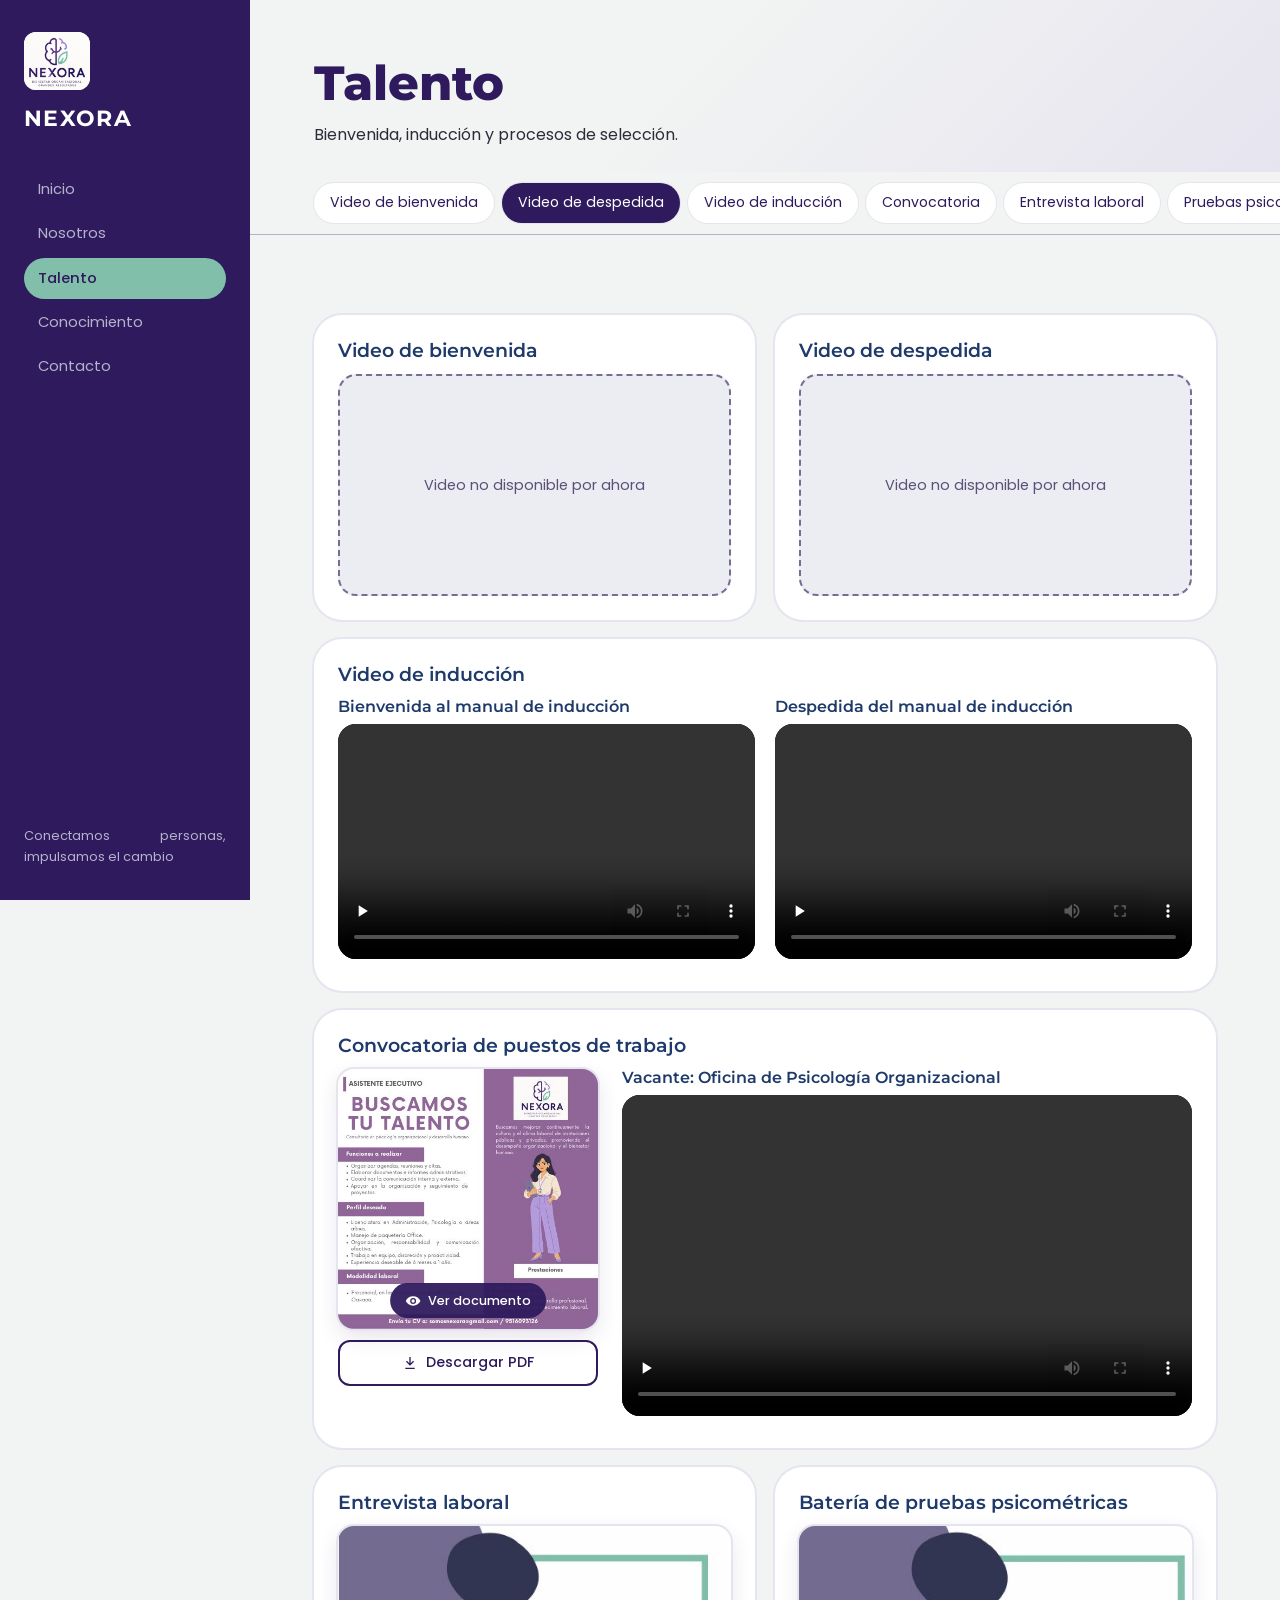
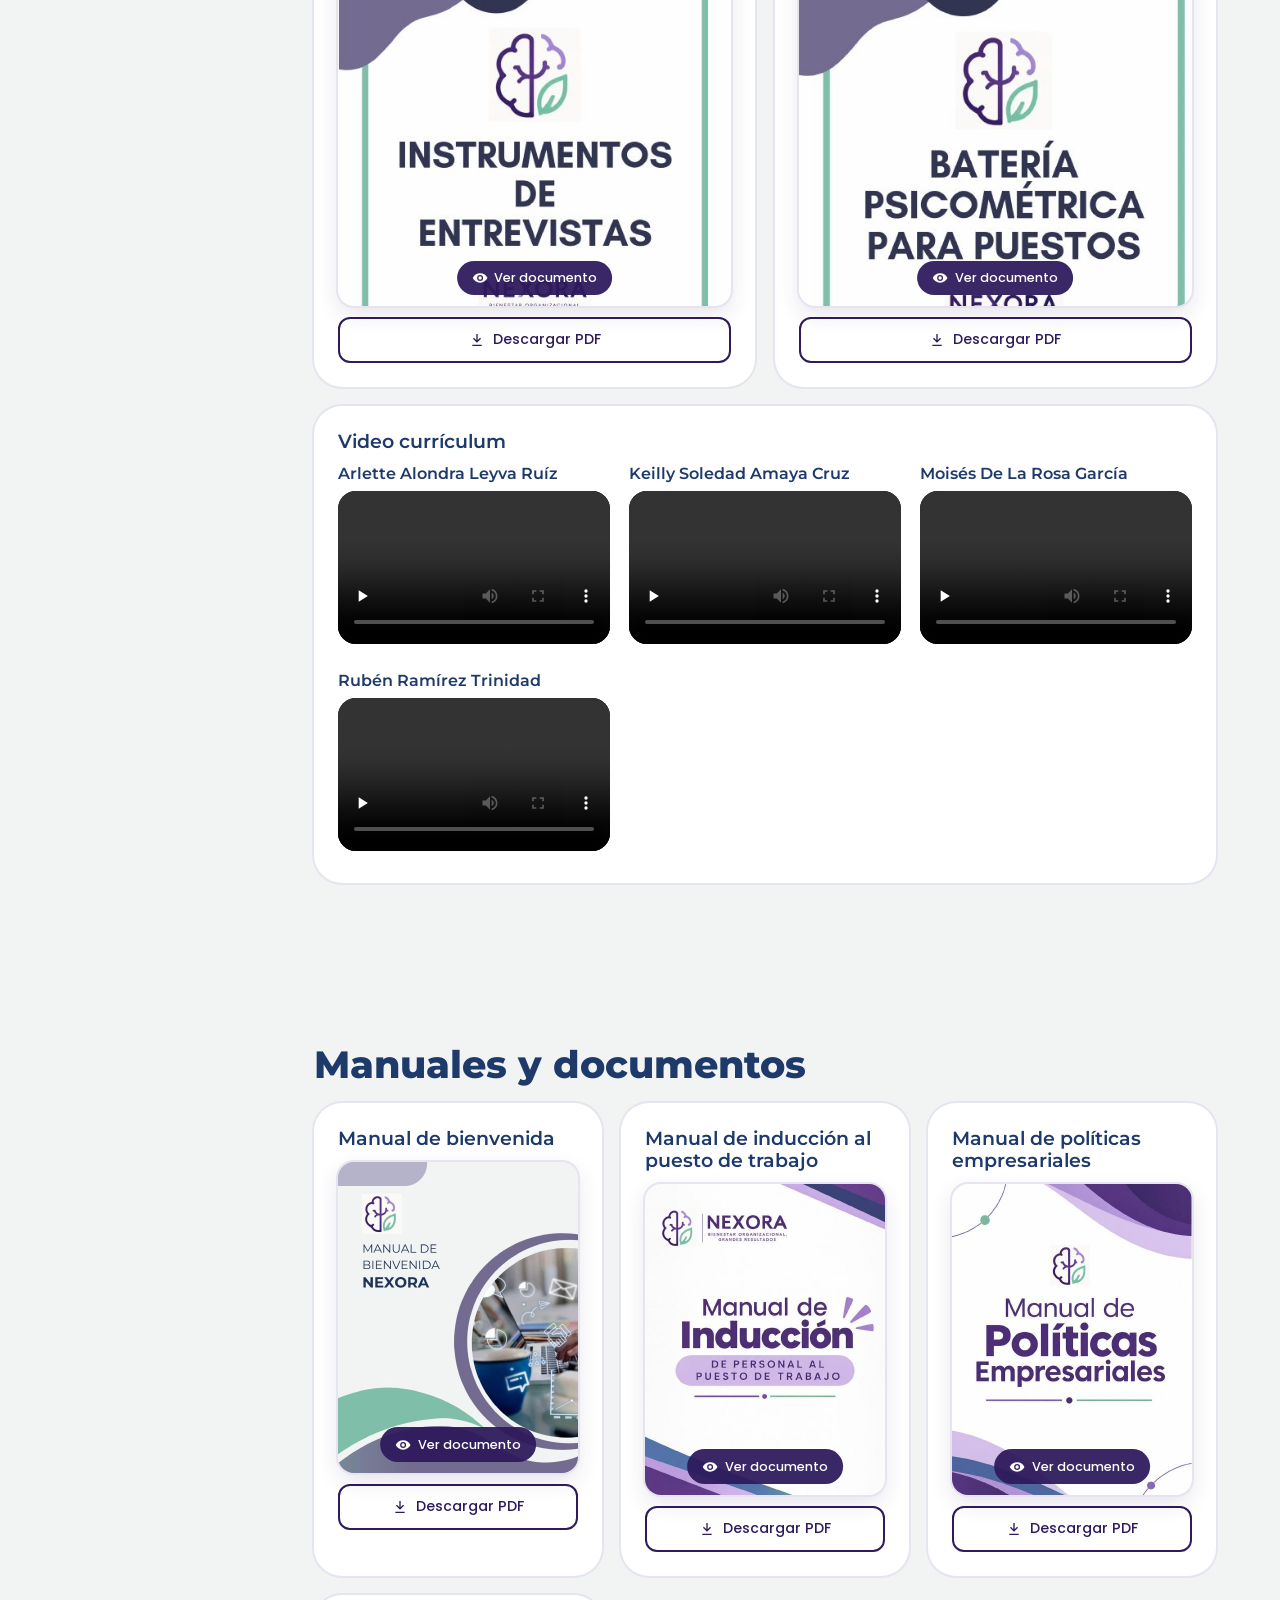
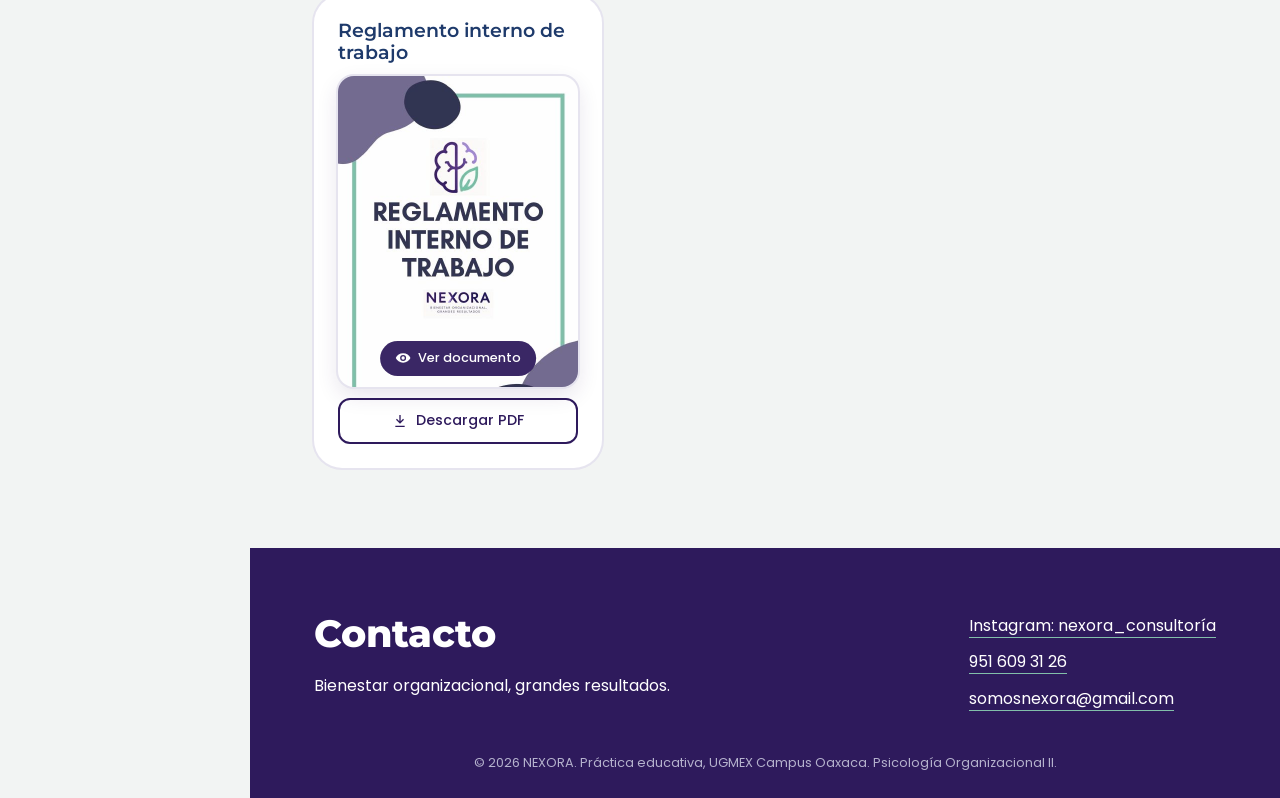
<file: talento.html>
<!DOCTYPE html>
<html lang="es">
<head>
  <meta charset="UTF-8">
  <meta name="viewport" content="width=device-width, initial-scale=1, viewport-fit=cover">
  <meta name="theme-color" content="#2E1A5C">
  <title>Talento | NEXORA</title>
  <meta name="description" content="NEXORA es una consultoría de desarrollo organizacional y psicología del trabajo en Oaxaca.">
  <link rel="preconnect" href="https://fonts.googleapis.com">
  <link rel="preconnect" href="https://fonts.gstatic.com" crossorigin>
  <link href="https://fonts.googleapis.com/css2?family=Montserrat:wght@600;800&family=Poppins:wght@400;500&display=swap" rel="stylesheet">
  <link rel="stylesheet" href="css/styles.css?v=5">
</head>
<body>
<a class="skip" href="#contenido">Saltar al contenido</a>
<header class="side">
  <a class="brand" href="index.html"><img src="img/logo-sm.png" alt="Logotipo de NEXORA" width="240" height="208" decoding="async"><b>NEXORA</b></a>
  <button class="menu-btn" aria-expanded="false" aria-controls="menu">Menú</button>
  <nav id="menu" class="menu" aria-label="Menú principal"><a href="index.html">Inicio</a><a href="nosotros.html">Nosotros</a><a href="talento.html" class="on" aria-current="page">Talento</a><a href="conocimiento.html">Conocimiento</a><a href="contacto.html">Contacto</a></nav>
  <p class="side-note">Conectamos personas, impulsamos el cambio</p>
</header>
<div class="page">
<main id="contenido" tabindex="-1">
<header class="page-head"><h1>Talento</h1><p>Bienvenida, inducción y procesos de selección.</p></header>
<nav class="tabs" aria-label="Secciones de esta página"><a href="#video-bienvenida">Video de bienvenida</a><a href="#video-despedida">Video de despedida</a><a href="#video-induccion">Video de inducción</a><a href="#convocatoria">Convocatoria</a><a href="#entrevista-laboral">Entrevista laboral</a><a href="#pruebas">Pruebas psicométricas</a><a href="#video-curriculum">Video currículum</a><a href="#manuales">Manuales</a></nav>
<section class="section"><div class="stack"><div class="soon-grid"><article id="video-bienvenida" class="soon"><h2>Video de bienvenida</h2><video controls preload="metadata" playsinline><source src="video/video_despedida.mp4" type="video/mp4">Tu navegador no puede reproducir este video. <a href="video/video_despedida.mp4">Descárgalo aquí</a>.</video></article><article id="video-despedida" class="soon"><h2>Video de despedida</h2><video controls preload="metadata" playsinline><source src="video/video_bienvenida.mp4" type="video/mp4">Tu navegador no puede reproducir este video. <a href="video/video_bienvenida.mp4">Descárgalo aquí</a>.</video></article></div><article id="video-induccion" class="soon"><h2>Video de inducción</h2><div class="vgrid"><div class="vitem"><h3>Bienvenida al manual de inducción</h3><video controls preload="none" playsinline><source src="video/induccion-bienvenida.mp4" type="video/mp4">Tu navegador no puede reproducir este video. <a href="video/induccion-bienvenida.mp4">Descárgalo aquí</a>.</video></div><div class="vitem"><h3>Despedida del manual de inducción</h3><video controls preload="none" playsinline><source src="video/induccion-despedida.mp4" type="video/mp4">Tu navegador no puede reproducir este video. <a href="video/induccion-despedida.mp4">Descárgalo aquí</a>.</video></div></div></article><article id="convocatoria" class="soon"><h2>Convocatoria de puestos de trabajo</h2><div class="conv-top"><div class="doc"><a class="thumb" href="docs/asistente%20ejecutivo%20flyer%20nexora.pdf" target="_blank" rel="noopener" aria-label="Ver documento — Convocatoria de puestos de trabajo: flyer del asistente ejecutivo (PDF, se abre en otra pestaña)"><img src="img/miniaturas/flyer-asistente.jpg" alt="Flyer de la vacante de asistente ejecutivo de NEXORA" width="480" height="480" loading="lazy" decoding="async"><span class="thumb-cta" aria-hidden="true"><svg viewBox="0 0 24 24" width="16" height="16" aria-hidden="true" focusable="false"><path fill="currentColor" d="M12 5C7 5 2.7 8.1 1 12c1.7 3.9 6 7 11 7s9.3-3.1 11-7c-1.7-3.9-6-7-11-7zm0 11.5a4.5 4.5 0 1 1 0-9 4.5 4.5 0 0 1 0 9zm0-7a2.5 2.5 0 1 0 0 5 2.5 2.5 0 0 0 0-5z"/></svg> Ver documento</span></a><a class="dl" href="docs/asistente%20ejecutivo%20flyer%20nexora.pdf" download aria-label="Descargar PDF — Convocatoria de puestos de trabajo: flyer del asistente ejecutivo"><svg viewBox="0 0 24 24" width="16" height="16" aria-hidden="true" focusable="false"><path fill="currentColor" d="M5 19h14v2H5v-2zm6-16h2v9.2l3.6-3.6 1.4 1.4-6 6-6-6 1.4-1.4 3.6 3.6V3z"/></svg> Descargar PDF</a></div><div class="vitem"><h3>Vacante: Oficina de Psicología Organizacional</h3><video controls preload="none" playsinline><source src="video/vacante-psicologia-organizacional.mp4" type="video/mp4">Tu navegador no puede reproducir este video. <a href="video/vacante-psicologia-organizacional.mp4">Descárgalo aquí</a>.</video></div></div></article><div class="soon-grid"><article id="entrevista-laboral" class="soon"><h2>Entrevista laboral</h2><div class="doc"><a class="thumb" href="docs/instrumentos-entrevistas.pdf" target="_blank" rel="noopener" aria-label="Ver documento — Instrumentos de entrevistas (PDF, se abre en otra pestaña)"><img src="img/miniaturas/instrumentos-entrevistas.jpg" alt="Portada de Instrumentos de entrevistas de NEXORA" width="480" height="622" loading="lazy" decoding="async"><span class="thumb-cta" aria-hidden="true"><svg viewBox="0 0 24 24" width="16" height="16" aria-hidden="true" focusable="false"><path fill="currentColor" d="M12 5C7 5 2.7 8.1 1 12c1.7 3.9 6 7 11 7s9.3-3.1 11-7c-1.7-3.9-6-7-11-7zm0 11.5a4.5 4.5 0 1 1 0-9 4.5 4.5 0 0 1 0 9zm0-7a2.5 2.5 0 1 0 0 5 2.5 2.5 0 0 0 0-5z"/></svg> Ver documento</span></a><a class="dl" href="docs/instrumentos-entrevistas.pdf" download aria-label="Descargar PDF — Instrumentos de entrevistas"><svg viewBox="0 0 24 24" width="16" height="16" aria-hidden="true" focusable="false"><path fill="currentColor" d="M5 19h14v2H5v-2zm6-16h2v9.2l3.6-3.6 1.4 1.4-6 6-6-6 1.4-1.4 3.6 3.6V3z"/></svg> Descargar PDF</a></div></article><article id="pruebas" class="soon"><h2>Batería de pruebas psicométricas</h2><div class="doc"><a class="thumb" href="docs/bateria-psicometrica-puestos.pdf" target="_blank" rel="noopener" aria-label="Ver documento — Batería psicométrica para puestos (PDF, se abre en otra pestaña)"><img src="img/miniaturas/bateria-psicometrica.jpg" alt="Portada de la Batería psicométrica para puestos de NEXORA" width="480" height="622" loading="lazy" decoding="async"><span class="thumb-cta" aria-hidden="true"><svg viewBox="0 0 24 24" width="16" height="16" aria-hidden="true" focusable="false"><path fill="currentColor" d="M12 5C7 5 2.7 8.1 1 12c1.7 3.9 6 7 11 7s9.3-3.1 11-7c-1.7-3.9-6-7-11-7zm0 11.5a4.5 4.5 0 1 1 0-9 4.5 4.5 0 0 1 0 9zm0-7a2.5 2.5 0 1 0 0 5 2.5 2.5 0 0 0 0-5z"/></svg> Ver documento</span></a><a class="dl" href="docs/bateria-psicometrica-puestos.pdf" download aria-label="Descargar PDF — Batería psicométrica para puestos"><svg viewBox="0 0 24 24" width="16" height="16" aria-hidden="true" focusable="false"><path fill="currentColor" d="M5 19h14v2H5v-2zm6-16h2v9.2l3.6-3.6 1.4 1.4-6 6-6-6 1.4-1.4 3.6 3.6V3z"/></svg> Descargar PDF</a></div></article></div><article id="video-curriculum" class="soon"><h2>Video currículum</h2><div class="vgrid"><div class="vitem"><h3>Arlette Alondra Leyva Ruíz</h3><video controls preload="none" playsinline><source src="video/curriculum-arlette.mp4" type="video/mp4">Tu navegador no puede reproducir este video. <a href="video/curriculum-arlette.mp4">Descárgalo aquí</a>.</video></div><div class="vitem"><h3>Keilly Soledad Amaya Cruz</h3><video controls preload="none" playsinline><source src="video/curriculum-keilly.mp4" type="video/mp4">Tu navegador no puede reproducir este video. <a href="video/curriculum-keilly.mp4">Descárgalo aquí</a>.</video></div><div class="vitem"><h3>Moisés De La Rosa García</h3><video controls preload="none" playsinline><source src="video/curriculum-moises.mp4" type="video/mp4">Tu navegador no puede reproducir este video. <a href="video/curriculum-moises.mp4">Descárgalo aquí</a>.</video></div><div class="vitem"><h3>Rubén Ramírez Trinidad</h3><video controls preload="none" playsinline><source src="video/curriculum-ruben.mp4" type="video/mp4">Tu navegador no puede reproducir este video. <a href="video/curriculum-ruben.mp4">Descárgalo aquí</a>.</video></div></div></article></div></section><section id="manuales" class="section"><h2>Manuales y documentos</h2><div class="soon-grid"><article id="manual-bienvenida" class="soon"><h3>Manual de bienvenida</h3><div class="doc"><a class="thumb" href="docs/MANUAL%20DE%20BIENVENIDA%20NEXORA.pdf" target="_blank" rel="noopener" aria-label="Ver documento — Manual de bienvenida (PDF, se abre en otra pestaña)"><img src="img/miniaturas/manual-bienvenida.jpg" alt="Portada del Manual de bienvenida de NEXORA" width="480" height="622" loading="lazy" decoding="async"><span class="thumb-cta" aria-hidden="true"><svg viewBox="0 0 24 24" width="16" height="16" aria-hidden="true" focusable="false"><path fill="currentColor" d="M12 5C7 5 2.7 8.1 1 12c1.7 3.9 6 7 11 7s9.3-3.1 11-7c-1.7-3.9-6-7-11-7zm0 11.5a4.5 4.5 0 1 1 0-9 4.5 4.5 0 0 1 0 9zm0-7a2.5 2.5 0 1 0 0 5 2.5 2.5 0 0 0 0-5z"/></svg> Ver documento</span></a><a class="dl" href="docs/MANUAL%20DE%20BIENVENIDA%20NEXORA.pdf" download aria-label="Descargar PDF — Manual de bienvenida"><svg viewBox="0 0 24 24" width="16" height="16" aria-hidden="true" focusable="false"><path fill="currentColor" d="M5 19h14v2H5v-2zm6-16h2v9.2l3.6-3.6 1.4 1.4-6 6-6-6 1.4-1.4 3.6 3.6V3z"/></svg> Descargar PDF</a></div></article><article id="manual-induccion" class="soon"><h3>Manual de inducción al puesto de trabajo</h3><div class="doc"><a class="thumb" href="docs/manual-induccion-puesto-trabajo.pdf" target="_blank" rel="noopener" aria-label="Ver documento — Manual de inducción al puesto de trabajo (PDF, se abre en otra pestaña)"><img src="img/miniaturas/manual-induccion.jpg" alt="Portada del Manual de inducción al puesto de trabajo de NEXORA" width="480" height="622" loading="lazy" decoding="async"><span class="thumb-cta" aria-hidden="true"><svg viewBox="0 0 24 24" width="16" height="16" aria-hidden="true" focusable="false"><path fill="currentColor" d="M12 5C7 5 2.7 8.1 1 12c1.7 3.9 6 7 11 7s9.3-3.1 11-7c-1.7-3.9-6-7-11-7zm0 11.5a4.5 4.5 0 1 1 0-9 4.5 4.5 0 0 1 0 9zm0-7a2.5 2.5 0 1 0 0 5 2.5 2.5 0 0 0 0-5z"/></svg> Ver documento</span></a><a class="dl" href="docs/manual-induccion-puesto-trabajo.pdf" download aria-label="Descargar PDF — Manual de inducción al puesto de trabajo"><svg viewBox="0 0 24 24" width="16" height="16" aria-hidden="true" focusable="false"><path fill="currentColor" d="M5 19h14v2H5v-2zm6-16h2v9.2l3.6-3.6 1.4 1.4-6 6-6-6 1.4-1.4 3.6 3.6V3z"/></svg> Descargar PDF</a></div></article><article id="manual-politicas" class="soon"><h3>Manual de políticas empresariales</h3><div class="doc"><a class="thumb" href="docs/MANUAL%20DE%20POLITICAS%20EMPRESARIALES.pdf" target="_blank" rel="noopener" aria-label="Ver documento — Manual de políticas empresariales (PDF, se abre en otra pestaña)"><img src="img/miniaturas/manual-politicas.jpg" alt="Portada del Manual de políticas empresariales de NEXORA" width="480" height="622" loading="lazy" decoding="async"><span class="thumb-cta" aria-hidden="true"><svg viewBox="0 0 24 24" width="16" height="16" aria-hidden="true" focusable="false"><path fill="currentColor" d="M12 5C7 5 2.7 8.1 1 12c1.7 3.9 6 7 11 7s9.3-3.1 11-7c-1.7-3.9-6-7-11-7zm0 11.5a4.5 4.5 0 1 1 0-9 4.5 4.5 0 0 1 0 9zm0-7a2.5 2.5 0 1 0 0 5 2.5 2.5 0 0 0 0-5z"/></svg> Ver documento</span></a><a class="dl" href="docs/MANUAL%20DE%20POLITICAS%20EMPRESARIALES.pdf" download aria-label="Descargar PDF — Manual de políticas empresariales"><svg viewBox="0 0 24 24" width="16" height="16" aria-hidden="true" focusable="false"><path fill="currentColor" d="M5 19h14v2H5v-2zm6-16h2v9.2l3.6-3.6 1.4 1.4-6 6-6-6 1.4-1.4 3.6 3.6V3z"/></svg> Descargar PDF</a></div></article><article id="reglamento-interno" class="soon"><h3>Reglamento interno de trabajo</h3><div class="doc"><a class="thumb" href="docs/Reglamento%20Interno%20de%20Trabajo%20NEXORA.pdf" target="_blank" rel="noopener" aria-label="Ver documento — Reglamento interno de trabajo (PDF, se abre en otra pestaña)"><img src="img/miniaturas/reglamento-interno.jpg" alt="Portada del Reglamento interno de trabajo de NEXORA" width="480" height="622" loading="lazy" decoding="async"><span class="thumb-cta" aria-hidden="true"><svg viewBox="0 0 24 24" width="16" height="16" aria-hidden="true" focusable="false"><path fill="currentColor" d="M12 5C7 5 2.7 8.1 1 12c1.7 3.9 6 7 11 7s9.3-3.1 11-7c-1.7-3.9-6-7-11-7zm0 11.5a4.5 4.5 0 1 1 0-9 4.5 4.5 0 0 1 0 9zm0-7a2.5 2.5 0 1 0 0 5 2.5 2.5 0 0 0 0-5z"/></svg> Ver documento</span></a><a class="dl" href="docs/Reglamento%20Interno%20de%20Trabajo%20NEXORA.pdf" download aria-label="Descargar PDF — Reglamento interno de trabajo"><svg viewBox="0 0 24 24" width="16" height="16" aria-hidden="true" focusable="false"><path fill="currentColor" d="M5 19h14v2H5v-2zm6-16h2v9.2l3.6-3.6 1.4 1.4-6 6-6-6 1.4-1.4 3.6 3.6V3z"/></svg> Descargar PDF</a></div></article></div></section>
</main>
<footer class="foot">
  <div class="foot-grid">
    <div><h2>Contacto</h2><p>Bienestar organizacional, grandes resultados.</p></div>
    <ul>
      <li><a href="https://www.instagram.com/nexora_consultoria" target="_blank" rel="noopener">Instagram: nexora_consultoría</a></li>
      <li><a href="tel:+529516093126">951 609 31 26</a></li>
      <li><a href="mailto:somosnexora@gmail.com">somosnexora@gmail.com</a></li>
    </ul>
  </div>
  <p class="legal">© <span id="year">2026</span> NEXORA. Práctica educativa, UGMEX Campus Oaxaca. Psicología Organizacional II.</p>
</footer>
</div>
<script src="js/script.js?v=4"></script>
</body>
</html>
</file>
<file: css/styles.css>
:root{--ink:#2E1A5C;--plum:#766C94;--plum-text:#5A5078;--lilac:#B5B2CD;--mint:#82BFAA;--bg:#F2F4F3;--navy:#1E3A6B;--tint:#E6E4EF;--mint-t:#DDEEE7;--side:250px;
  /* margen lateral: crece con la pantalla y limita el contenido a ~1160px en monitores grandes */
  --pad:max(clamp(1.5rem,5vw,4.5rem),calc((100% - 1160px)/2))}
*{box-sizing:border-box;margin:0;padding:0}
html{scroll-behavior:smooth;scroll-padding-top:20px;-webkit-text-size-adjust:100%;text-size-adjust:100%}
@media (min-width:1700px){html{font-size:112.5%}}
body{font-family:'Poppins',sans-serif;background:var(--bg);color:#2b2b3a;line-height:1.7;overflow-wrap:break-word}
h1,h2,h3{font-family:'Montserrat',sans-serif;line-height:1.15;color:var(--navy)}
h2{font-size:clamp(1.7rem,3vw,2.5rem);font-weight:800;margin-bottom:1rem}
h3{font-size:1.2rem;font-weight:600}
p+p{margin-top:1rem}
a{color:inherit}
img{max-width:100%;height:auto;border-radius:28px}
:focus-visible{outline:3px solid var(--mint);outline-offset:3px}
.hint{color:var(--plum-text);font-size:.9rem;margin-bottom:1.5rem}
.hero>*,.split>*,.vcols>*,.branches>*,.flips>*{min-width:0}

/* Barra lateral (escritorio) */
.side{position:fixed;inset:0 auto 0 0;width:var(--side);background:var(--ink);color:#fff;padding:2rem 1.5rem;display:flex;flex-direction:column;gap:2rem;z-index:30;overflow-y:auto}
.brand{display:flex;flex-direction:column;gap:.6rem;text-decoration:none;font-family:'Montserrat',sans-serif;font-size:1.4rem;letter-spacing:.06em}
.logo-ph{display:grid;place-items:center;width:64px;height:64px;border:2px dashed var(--lilac);border-radius:18px;font-size:.7rem;color:var(--lilac);font-family:'Poppins',sans-serif;letter-spacing:0}
.brand{min-width:0}
.brand b{white-space:nowrap}
.brand img{display:block;align-self:flex-start;width:auto;height:clamp(44px,4.5vw,72px);max-width:100%;object-fit:contain;border-radius:12px;background:#fff}
.menu{display:flex;flex-direction:column;gap:.2rem}
.menu a{text-decoration:none;padding:.5rem .9rem;border-radius:999px;font-size:.92rem;color:var(--lilac);transition:background .25s,color .25s}
.menu a.on{background:var(--mint);color:var(--ink);font-weight:500}
.menu-btn{display:none}
.side-note{margin-top:auto;font-size:.8rem;color:var(--lilac)}

.page{margin-left:var(--side)}
.section{padding:5rem var(--pad)}
.split{display:grid;grid-template-columns:1fr 1fr;gap:3rem;align-items:center}
.reveal{opacity:0;transform:translateY(24px);transition:opacity .7s,transform .7s;will-change:opacity,transform}
.reveal.in{opacity:1;transform:none;will-change:auto}

/* Inicio */
.hero{min-height:100vh;min-height:100dvh;display:grid;grid-template-columns:1.1fr .9fr;gap:2rem;align-items:center;padding:4rem var(--pad);background:linear-gradient(135deg,var(--bg) 40%,var(--tint));overflow:hidden}
h1{font-size:clamp(2rem,4.6vw,3.8rem);font-weight:800;color:var(--ink);margin-bottom:1.2rem}
.lead{font-size:clamp(1rem,1.5vw,1.15rem);max-width:36ch;margin-bottom:1.8rem}
.btn{display:inline-block;background:var(--ink);color:#fff;text-decoration:none;font-weight:500;padding:.9rem 1.9rem;border-radius:999px;transition:transform .2s,background .2s}
.hero-art{position:relative;display:grid;place-items:center;min-height:clamp(300px,40vw,460px)}
.shape{position:absolute;will-change:transform;animation:float 14s ease-in-out infinite alternate}
.s1{width:78%;aspect-ratio:1;background:var(--mint);opacity:.8;border-radius:60% 40% 55% 45%/50% 60% 40% 50%;translate:-8% 6%}
.s2{width:60%;aspect-ratio:1;background:var(--plum);opacity:.55;border-radius:45% 55% 40% 60%/55% 45% 55% 45%;translate:22% -14%;animation-delay:-5s}
@keyframes float{to{rotate:24deg;scale:1.06}}
.blob-img{position:relative;width:76%;aspect-ratio:1;border-radius:55% 45% 50% 50%/45% 55% 45% 55%;background:rgba(255,255,255,.7);border:3px dashed var(--ink)}
/* Logo: tarjeta redondeada (radio <= relleno, así el navegador no recorta las esquinas del logo) */
.hero-art img.blob-img{object-fit:contain;padding:10%;border-radius:10%;background:#FAFAF8;border:0}
/* Foto real: forma orgánica que llena el espacio */
.hero-art img.blob-img.cover{object-fit:cover;padding:0;border-radius:55% 45% 50% 50%/45% 55% 45% 55%}

/* Imágenes pendientes */
.img-ph{display:grid;place-items:center;text-align:center;min-height:clamp(220px,30vw,300px);border:2px dashed var(--plum);border-radius:28px;background:rgba(181,178,205,.25);color:var(--plum-text);padding:1rem;font-size:.95rem}

.img-ph.blob-img{border-radius:55% 45% 50% 50%/45% 55% 45% 55%;min-height:0}

/* Tarjetas que voltean */
.flips{display:grid;grid-template-columns:1fr 1fr;gap:1.5rem;perspective:1400px}
.flip{display:grid;border:0;background:none;font:inherit;text-align:left;cursor:pointer;transform-style:preserve-3d;transition:transform .7s}
.flip[aria-pressed=true]{transform:rotateY(180deg)}
.face{grid-area:1/1;display:flex;flex-direction:column;justify-content:center;min-height:300px;padding:2rem;border-radius:28px;backface-visibility:hidden;-webkit-backface-visibility:hidden}
.front.mint{background:var(--mint);color:var(--ink)}
.front.plum{background:var(--plum);color:#fff}
.ftitle{font-family:'Montserrat',sans-serif;font-weight:800;font-size:clamp(2rem,3vw,2.4rem)}
.ftap{font-size:.9rem;margin-top:.4rem}
.back{background:#fff;color:var(--ink);transform:rotateY(180deg);box-shadow:inset 0 0 0 2px var(--lilac);font-size:clamp(.92rem,1.3vw,1rem);line-height:1.65}

/* Filosofía y objetivos */
.quote,.goal{border-radius:36px;padding:3rem clamp(1.3rem,4vw,3.5rem)}
.quote{background:var(--ink);color:#fff}
.quote h2{color:var(--mint)}
.quote p,.goal p{font-family:'Montserrat',sans-serif;font-weight:600;font-size:clamp(1.05rem,2vw,1.5rem);line-height:1.65}
.goal{background:var(--mint-t)}
.goal p{color:var(--ink)}

/* Valores */
.vcols{display:grid;grid-template-columns:repeat(3,1fr);gap:1.2rem;align-items:start}
.vcol{padding:1.6rem;border-radius:28px}
.c1{background:var(--tint)}.c2{background:var(--mint-t)}.c3{background:#DAD6E6}
.vcol>p{font-size:.88rem;margin:.5rem 0 1rem}
details{background:rgba(255,255,255,.75);border-radius:16px;margin-top:.5rem;overflow:hidden}
summary{cursor:pointer;list-style:none;min-height:48px;padding:.7rem 1.1rem;font-family:'Montserrat',sans-serif;font-weight:600;color:var(--ink);display:flex;justify-content:space-between;align-items:center}
summary::-webkit-details-marker{display:none}
summary::after{content:"+";font-size:1.3rem;transition:transform .25s}
details[open] summary::after{transform:rotate(45deg)}
details p{padding:0 1.1rem 1rem;font-size:.92rem;margin:0}

/* Organigrama */
.org{display:flex;flex-direction:column;align-items:center}
.root{position:relative;background:var(--ink);color:#fff;font-family:'Montserrat',sans-serif;font-weight:800;letter-spacing:.06em;padding:.9rem 2.4rem;border-radius:999px}
.root::after{content:"";position:absolute;left:50%;top:100%;width:2px;height:28px;background:var(--plum)}
.branches{list-style:none;position:relative;display:grid;grid-template-columns:repeat(4,1fr);gap:1.2rem;width:100%;margin-top:28px}
.branches::before{content:"";position:absolute;top:0;left:12.5%;right:12.5%;height:2px;background:var(--plum)}
.member{position:relative;padding-top:28px}
.member::before{content:"";position:absolute;top:0;left:50%;width:2px;height:28px;background:var(--plum)}
.mcard{height:100%;background:#fff;border-radius:24px;padding:1.4rem 1rem;text-align:center;box-shadow:0 0 0 2px var(--tint);transition:transform .25s,box-shadow .25s}
.photo{display:block;width:min(130px,70%);aspect-ratio:1;height:auto;border-radius:50%;margin:0 auto 1rem;object-fit:cover}
.photo-ph{display:grid;place-items:center;border:2px dashed var(--plum);background:rgba(181,178,205,.25);color:var(--plum-text);font-size:.85rem}
.mcard h3{font-size:1rem}
.mcard p{font-size:.85rem;color:var(--plum-text);margin-top:.3rem}

/* Pie */
.foot{background:var(--ink);color:#fff;padding:4rem var(--pad) 1.5rem}
.foot h2{color:#fff}
.foot-grid{display:flex;justify-content:space-between;flex-wrap:wrap;gap:2rem}
.foot ul{list-style:none;display:grid;gap:.6rem}
.foot ul a{text-decoration:none;border-bottom:1px solid var(--mint);overflow-wrap:anywhere}
.legal{font-size:.8rem;color:var(--lilac);margin-top:2.5rem}

/* Efectos solo en dispositivos con mouse (en pantallas táctiles quedarían "pegados") */
@media (hover:hover){
  .menu a:hover{color:#fff}
  .btn:hover{transform:translateY(-3px);background:var(--navy)}
  .mcard:hover{transform:translateY(-6px);box-shadow:0 0 0 2px var(--mint)}
  .foot ul a:hover{color:var(--mint)}
}

/* Monitores bajitos (laptops): barra lateral más compacta */
@media (min-width:1151px) and (max-height:720px){
  .side{gap:1rem;padding:1.2rem}
  .logo-ph{width:48px;height:48px}
  .menu a{padding:.35rem .9rem;font-size:.85rem}
  .side-note{display:none}
}

/* Tablet y celular: la barra lateral pasa a barra superior */
@media (max-width:1150px){
  html{scroll-padding-top:84px}
  .page{margin-left:0;padding-top:calc(64px + env(safe-area-inset-top,0px))}
  .side{inset:0 0 auto 0;width:auto;flex-direction:row;align-items:center;justify-content:space-between;gap:1rem;overflow:visible;padding:calc(.7rem + env(safe-area-inset-top,0px)) max(1.2rem,env(safe-area-inset-right)) .7rem max(1.2rem,env(safe-area-inset-left))}
  .brand{flex-direction:row;align-items:center;font-size:1.1rem}
  .logo-ph{width:40px;height:40px;border-radius:12px;font-size:.6rem}
  .brand img{height:clamp(34px,9vw,48px);border-radius:10px}
  .side-note{display:none}
  .menu-btn{display:block;min-height:44px;border:0;border-radius:999px;padding:.5rem 1.2rem;font:inherit;background:var(--mint);color:var(--ink);cursor:pointer}
  .menu{display:none;position:absolute;top:100%;left:0;right:0;background:var(--ink);padding:.5rem 1rem 1rem;max-height:calc(100dvh - 64px);overflow-y:auto}
  .menu.open{display:flex}
  .menu a{padding:.8rem 1rem;font-size:1rem}
  .hero{min-height:auto}
}

@media (max-width:899px){
  .hero,.split,.vcols{grid-template-columns:1fr}
  .hero{padding-top:2.5rem}
  .lead{max-width:none}
  .section{padding-block:3.5rem}
  .branches{grid-template-columns:1fr 1fr;margin-top:1.2rem}
  .root::after,.branches::before,.member::before{display:none}
  .member{padding-top:0}
}
@media (max-width:699px){
  .flips{grid-template-columns:1fr}
  .face{min-height:240px;padding:1.5rem}
}
@media (max-width:519px){
  .branches{grid-template-columns:1fr}
  .section,.hero{padding-inline:1.2rem}
  .foot{padding-inline:1.2rem}
  .quote,.goal{padding:2rem 1.3rem;border-radius:28px}
  .btn{display:block;text-align:center}
}
@media (prefers-reduced-motion:reduce){
  *,*::before,*::after{animation:none!important;transition:none!important}
  .reveal{opacity:1;transform:none}
  html{scroll-behavior:auto}
}

/* ===== Versión 4: páginas, pestañas y secciones nuevas ===== */
:root{--bar:0px}
html{scroll-padding-top:90px}
@media (max-width:1150px){:root{--bar:calc(64px + env(safe-area-inset-top,0px))}html{scroll-padding-top:calc(var(--bar) + 80px)}}
.page-head{padding:3.5rem var(--pad) 1.5rem;background:linear-gradient(135deg,var(--bg) 40%,var(--tint))}
.page-head h1{font-size:clamp(1.9rem,4vw,3rem);margin-bottom:.6rem}
.page-head p{max-width:60ch}
.tabs{position:sticky;top:var(--bar);z-index:20;display:flex;gap:.5rem;overflow-x:auto;padding:.7rem var(--pad);background:var(--bg);border-bottom:1px solid var(--lilac);scrollbar-width:thin}
.tabs a{white-space:nowrap;text-decoration:none;display:inline-flex;align-items:center;min-height:40px;padding:.4rem 1rem;border-radius:999px;font-size:.88rem;color:var(--ink);background:#fff;box-shadow:0 0 0 1px var(--tint)}
.tabs a.on{background:var(--ink);color:#fff}
.prose{max-width:70ch}
.logo-top{display:grid;grid-template-columns:.8fr 1.2fr;gap:2.5rem;align-items:center;margin-bottom:2rem}
.logo-card{background:#FAFAF8;border-radius:28px;padding:1.5rem;text-align:center;box-shadow:0 0 0 2px var(--tint)}
.logo-card img{max-width:320px;width:100%;border-radius:0}
.colors{display:grid;grid-template-columns:repeat(auto-fit,minmax(220px,1fr));gap:1.2rem;margin:2rem 0}
.color{background:#fff;border-radius:28px;overflow:hidden;box-shadow:0 0 0 2px var(--tint)}
.color .sw{height:90px}
.color .cb{padding:1.2rem 1.3rem 1.4rem}
.color h3{display:flex;justify-content:space-between;align-items:baseline;gap:.5rem}
.color h3 small{font-family:'Poppins',sans-serif;font-weight:400;font-size:.75rem;color:var(--plum-text)}
.color .kw{font-size:.82rem;color:var(--plum-text);margin:.2rem 0 .7rem}
.color p:last-child{font-size:.92rem}
.hub{display:grid;grid-template-columns:repeat(auto-fit,minmax(300px,1fr));gap:1.2rem}
.hubc{display:block;text-decoration:none;color:inherit;padding:1.8rem;border-radius:28px;transition:transform .25s}
.hubc ul{margin:.8rem 0 1rem 1.1rem;font-size:.92rem}
.hubc .go{font-weight:500;color:var(--ink)}
.soon-grid{display:grid;grid-template-columns:repeat(auto-fit,minmax(280px,1fr));gap:1.2rem}
.soon{background:#fff;border-radius:28px;padding:1.5rem;box-shadow:0 0 0 2px var(--tint);display:flex;flex-direction:column;gap:.8rem}
.video-ph{aspect-ratio:16/9;display:grid;place-items:center;border:2px dashed var(--plum);border-radius:18px;background:rgba(181,178,205,.25);color:var(--plum-text);font-size:.9rem}
.badge{align-self:flex-start;background:var(--mint-t);color:var(--ink);font-size:.78rem;padding:.2rem .8rem;border-radius:999px}
.badge.ok{background:var(--mint)}
.dcard{display:flex;gap:1.5rem;align-items:center;background:var(--ink);color:#fff;border-radius:28px;padding:2rem;max-width:560px}
.dcard img{width:96px;flex:none;border-radius:16px;background:#fff}
.dcard ul{list-style:none;margin-top:.6rem;font-size:.92rem}
.dcard a{text-decoration:none;border-bottom:1px solid var(--mint)}
.dcard b{font-family:'Montserrat',sans-serif;font-size:1.3rem;letter-spacing:.05em}
@media (hover:hover){.hubc:hover{transform:translateY(-5px)}}
@media (max-width:899px){.logo-top{grid-template-columns:1fr}}
@media (max-width:519px){.dcard{flex-direction:column;text-align:center}}

/* ===== Rendimiento, accesibilidad y calidad ===== */
.paused .shape{animation-play-state:paused}
@media (pointer:coarse){.shape{animation:none;will-change:auto}}
a,button,summary{touch-action:manipulation}
.skip{position:absolute;left:1rem;top:-4rem;z-index:100;background:var(--mint);color:var(--ink);padding:.7rem 1.2rem;border-radius:999px;font-weight:500;text-decoration:none}
.skip:focus{top:1rem}
main:focus{outline:none}
.soon h2{font-size:1.2rem;font-weight:600;margin:0}

/* ===== Texto justificado (requisito del proyecto) ===== */
p,li,dd,.back{text-align:justify;text-justify:inter-word;-webkit-hyphens:auto;hyphens:auto}
/* ===== Videos, organigrama y equipo ===== */
.soon video{width:100%;aspect-ratio:16/9;border-radius:18px;background:#000;object-fit:contain}
/* Sin separación silábica en títulos y etiquetas cortas */
h1,h2,h3,h4,.hubc li,.oc{-webkit-hyphens:manual;hyphens:manual}

/* Las últimas líneas de textos cortos (pie y leyenda) se centran, pero siguen justificados */
.legal,.oc-caption{text-align-last:center}
/* ===== Organigrama replicado de la imagen ===== */
.orgscroll{overflow-x:auto;padding:0 0 1rem;margin:1.5rem 0 .5rem}
.oc{--l1:#1F4FA8;--l2:#8DA2BC;min-width:960px}
.oc ul{list-style:none}
.oc-top{position:relative;height:auto;padding-bottom:28px}
.oc-top::after{content:"";position:absolute;left:50%;bottom:0;width:2px;height:28px;background:var(--l1)}
.oc-ceo{width:15rem;margin:0 auto;background:#2F54C9;color:#fff;border-radius:14px;padding:.7rem 1rem;text-align:center;box-shadow:0 0 0 3px #fff,0 0 0 5px #1B2F7A}
.oc-ceo b{display:block;font:800 1.7rem/1.1 'Montserrat',sans-serif}
.oc-ceo span{font-weight:600}
.oc-asist{position:absolute;left:calc(50% + 9.4rem);top:50%;transform:translateY(-50%);background:#2F6FD0;color:#fff;border-radius:8px;padding:.4rem 1rem;font-size:.85rem;font-weight:600}
.oc-asist::before{content:"";position:absolute;left:-1.9rem;top:50%;width:1.9rem;height:2px;background:var(--l1)}
.oc-asist::after{content:"";position:absolute;left:-.45rem;top:calc(50% - 5px);border:5px solid transparent;border-left:8px solid var(--l1);border-right:0}
.oc-top{padding-top:4px}
.oc-areas{display:grid;grid-template-columns:minmax(0,2fr) minmax(0,2fr) minmax(0,.9fr) minmax(0,1.1fr) minmax(0,1.3fr);position:relative}
.oc-areas::before{content:"";position:absolute;top:0;left:13.699%;right:8.904%;height:2px;background:var(--l1)}
.oc-area{position:relative;min-width:0;padding:28px .35rem 0}
.oc-area::before{content:"";position:absolute;top:0;left:calc(50% - 1px);width:2px;height:22px;background:var(--l1)}
.oc-area::after{content:"";position:absolute;top:18px;left:calc(50% - 5px);border:5px solid transparent;border-top:8px solid var(--l1);border-bottom:0}
.oc-title{margin:0;background:#1E7A3A;color:#fff;border-radius:14px;padding:.7rem .5rem;text-align:center;font:600 .95rem/1.25 'Montserrat',sans-serif;box-shadow:0 0 0 2px #fff,0 0 0 3px #b9c9bd}
.oc-deps{display:grid;position:relative;padding-top:32px;gap:0}
.oc-deps::before{content:"";position:absolute;top:0;left:calc(50% - 1px);width:2px;height:16px;background:var(--l2)}
.oc-deps.two{grid-template-columns:minmax(0,1fr) minmax(0,1fr)}
.oc-deps.two::after{content:"";position:absolute;top:14px;left:25%;right:25%;height:2px;background:var(--l2)}
.oc-dep{position:relative;min-width:0;padding:0 .2rem}
.oc-deps:not(.stack) .oc-dep::before{content:"";position:absolute;top:-18px;left:calc(50% - 1px);width:2px;height:18px;background:var(--l2)}
.oc-deps.stack{padding:20px 0 0 .4rem}
.oc-deps.stack::before{left:.4rem;width:2px;height:20px}
.oc-deps.stack .oc-dep{border-left:2px solid var(--l2);padding:0 0 1.1rem .7rem;position:relative}
.oc-deps.stack .oc-dep::before{content:"";position:absolute;left:-2px;top:1.1rem;width:.7rem;height:2px;background:var(--l2)}
.oc-dtitle{margin:0;background:#E5A21B;color:#2a1c00;border-radius:12px;padding:.55rem .4rem;text-align:center;font:700 .8rem/1.2 'Montserrat',sans-serif;box-shadow:0 0 0 2px #fff,0 0 0 3px #efc66e}
.oc-offs{display:grid;gap:.45rem;margin:.5rem 0 0 .45rem;padding-left:.5rem;border-left:2px solid var(--l2)}
.oc-offs li{position:relative;background:#CBD9E7;border:1px solid #9FB4C8;border-radius:10px;padding:.4rem .35rem;font-size:.78rem;font-weight:600;line-height:1.25;text-align:center;color:#1d2433;-webkit-hyphens:manual;hyphens:manual;overflow-wrap:break-word}
.oc-offs li::before{content:"";position:absolute;left:calc(-.5rem - 2px);top:50%;width:.5rem;height:2px;background:var(--l2)}
.oc-caption{margin-top:.5rem;font-size:.9rem;color:var(--plum-text)}

/* ===== Botones de documentos ===== */
.btns{display:flex;flex-wrap:wrap;gap:.6rem}
.btn.alt{background:transparent;color:var(--ink);box-shadow:inset 0 0 0 2px var(--ink)}
.sr-only{position:absolute;width:1px;height:1px;overflow:hidden;clip:rect(0 0 0 0);white-space:nowrap}
@media (hover:hover){.btn.alt:hover{background:var(--tint);color:var(--ink)}}
.btns .btn{padding:.6rem 1.1rem;font-size:.9rem;white-space:nowrap}
.btns .btn{padding:.55rem .9rem;font-size:.85rem}

/* ===== Convocatoria y etiquetas de documentos ===== */
.soon.wide{grid-column:1/-1}
.facts{display:grid;grid-template-columns:repeat(auto-fit,minmax(200px,1fr));gap:1rem;margin:.3rem 0}
.fact{background:var(--tint);border-radius:20px;padding:1.1rem 1.3rem}
.fact h3{font-size:1rem;margin-bottom:.5rem}
.fact ul{padding-left:1.1rem}
.fact li{font-size:.92rem;margin-bottom:.3rem}
.tags{list-style:none;display:flex;flex-wrap:wrap;gap:.4rem}
.tags li{background:var(--mint-t);color:var(--ink);border-radius:999px;padding:.2rem .75rem;font-size:.8rem}
.soon .hint{margin-bottom:0}

/* ===== Miniaturas de documentos, botón de descarga y videos ===== */
.stack{display:grid;gap:1.2rem}
.doc{display:block}
.thumb{position:relative;display:block;border-radius:16px;overflow:hidden;background:var(--tint);box-shadow:0 0 0 2px var(--tint),0 8px 22px rgba(46,26,92,.12);transition:transform .25s,box-shadow .25s}
.thumb img{display:block;width:100%;height:auto;max-height:380px;object-fit:cover;object-position:top;border-radius:0}
.thumb-cta{position:absolute;left:50%;bottom:.7rem;transform:translateX(-50%);display:inline-flex;align-items:center;gap:.4rem;white-space:nowrap;background:rgba(46,26,92,.94);color:#fff;padding:.4rem .95rem;border-radius:999px;font-size:.8rem;font-weight:500}
.dl{display:flex;align-items:center;justify-content:center;gap:.5rem;margin-top:.7rem;padding:.55rem 1rem;border-radius:12px;border:2px solid var(--ink);color:var(--ink);text-decoration:none;font-weight:500;font-size:.88rem;transition:background .2s,color .2s}
@media (hover:hover){.thumb:hover{transform:translateY(-4px);box-shadow:0 0 0 2px var(--mint),0 14px 28px rgba(46,26,92,.2)}.dl:hover{background:var(--ink);color:#fff}}
.conv-top{display:grid;grid-template-columns:minmax(200px,260px) 1fr;gap:1.5rem;align-items:start}
.vgrid{display:grid;grid-template-columns:repeat(auto-fit,minmax(min(260px,100%),1fr));gap:1.2rem}
.vitem h3{font-size:1rem;margin-bottom:.5rem}
@media (max-width:899px){.conv-top{grid-template-columns:1fr}.conv-top .doc{max-width:300px}}
</file>
